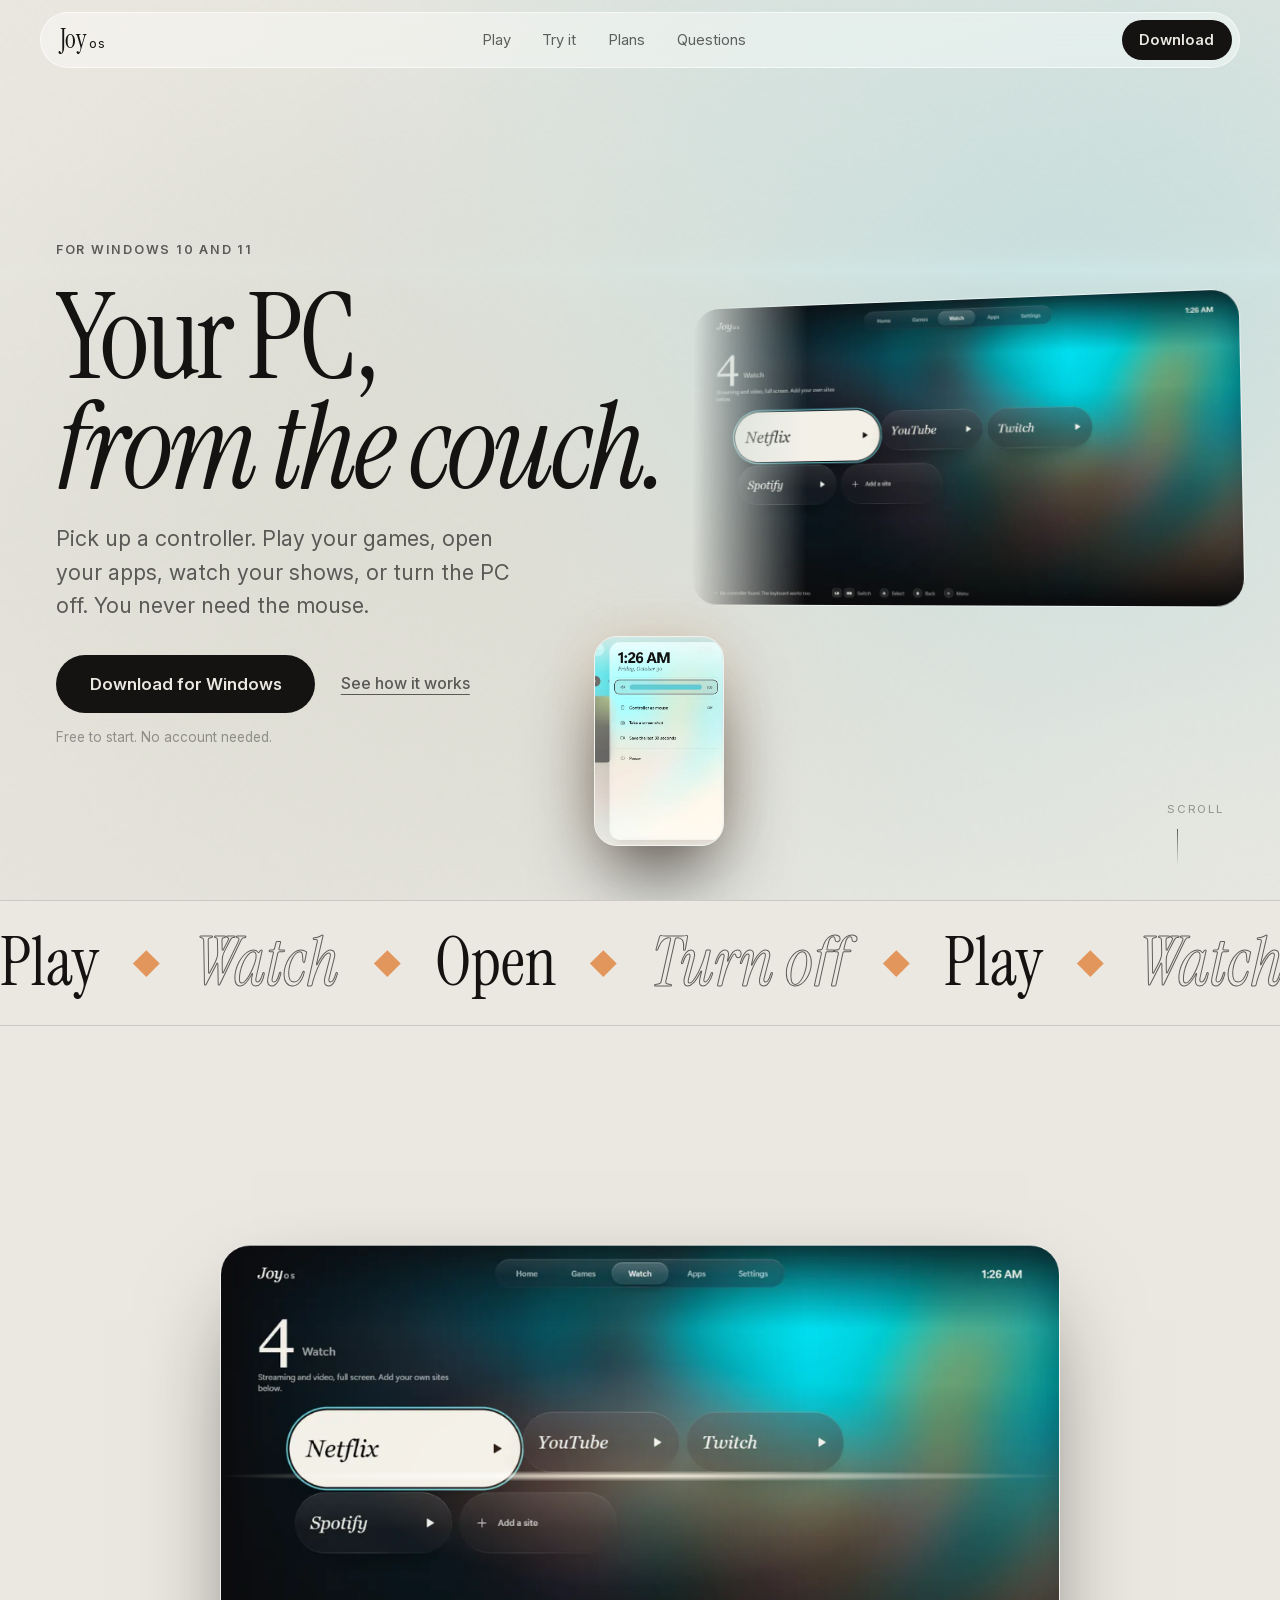
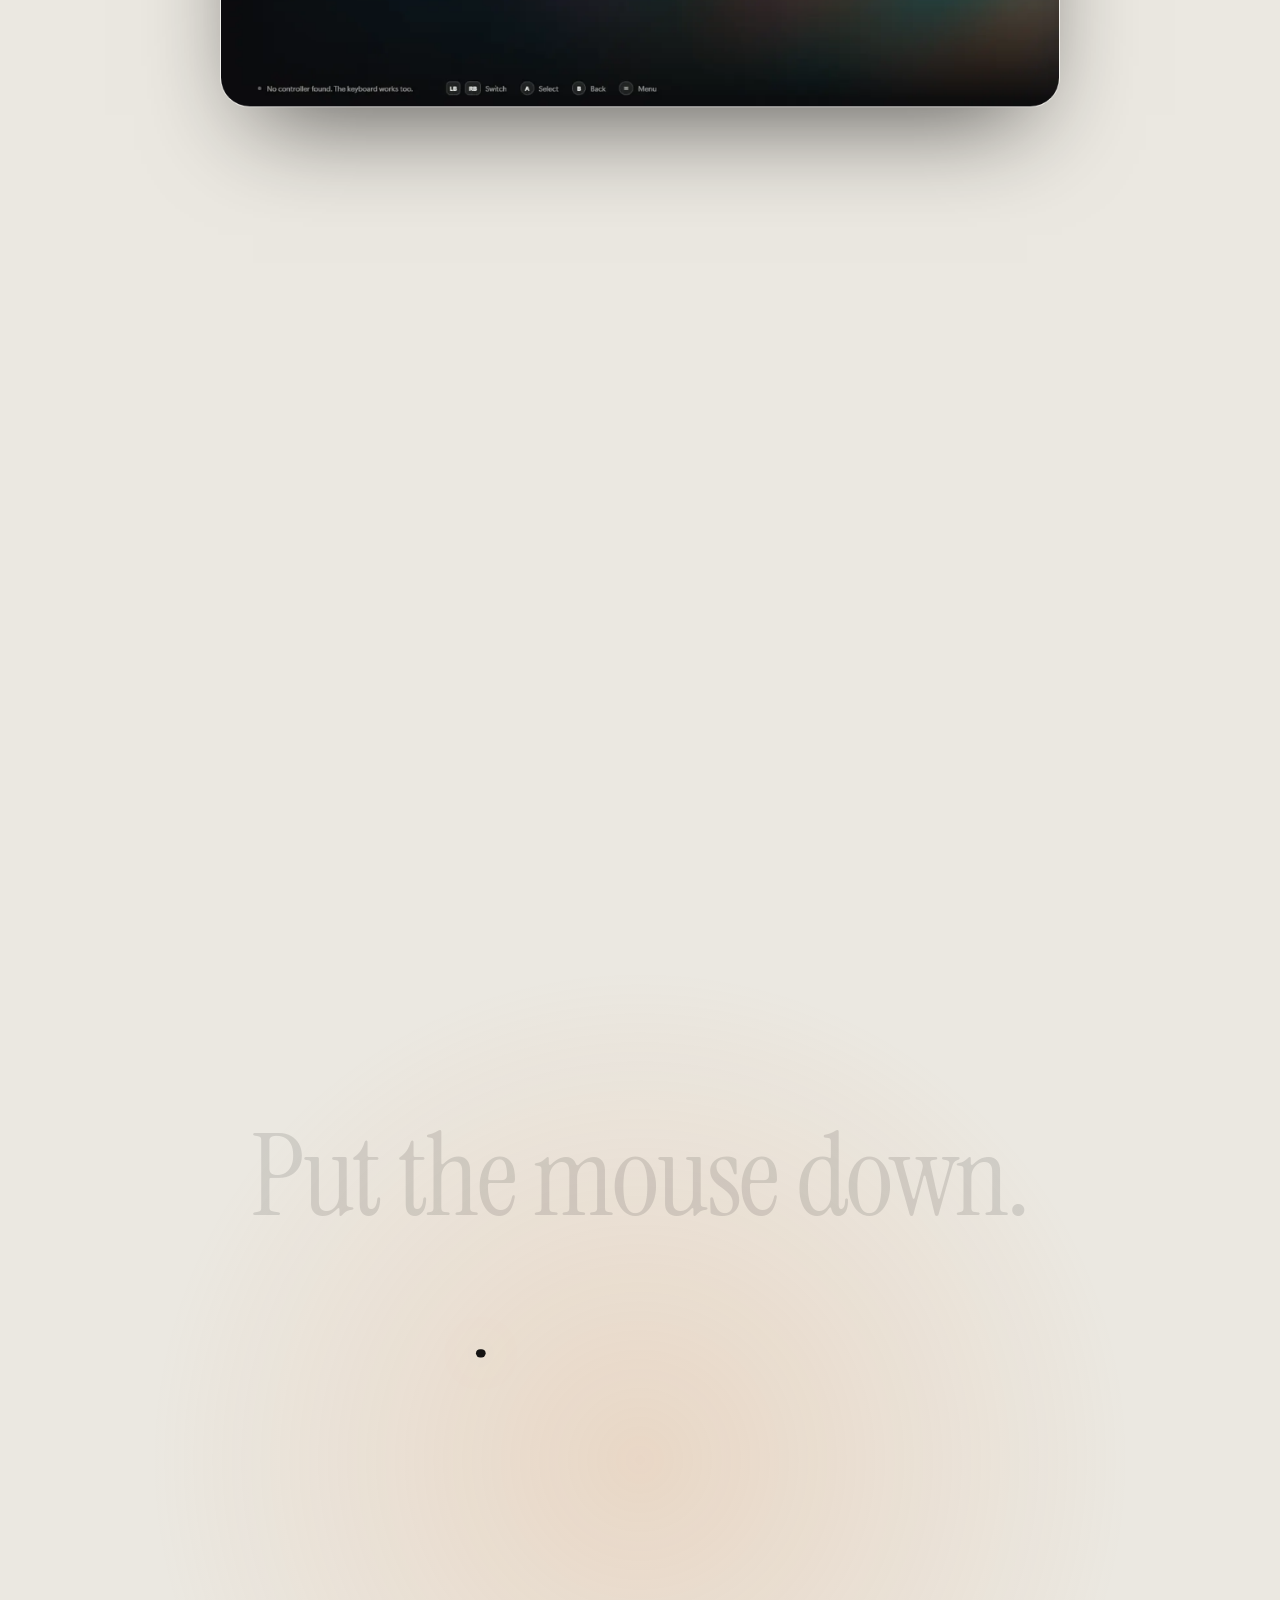
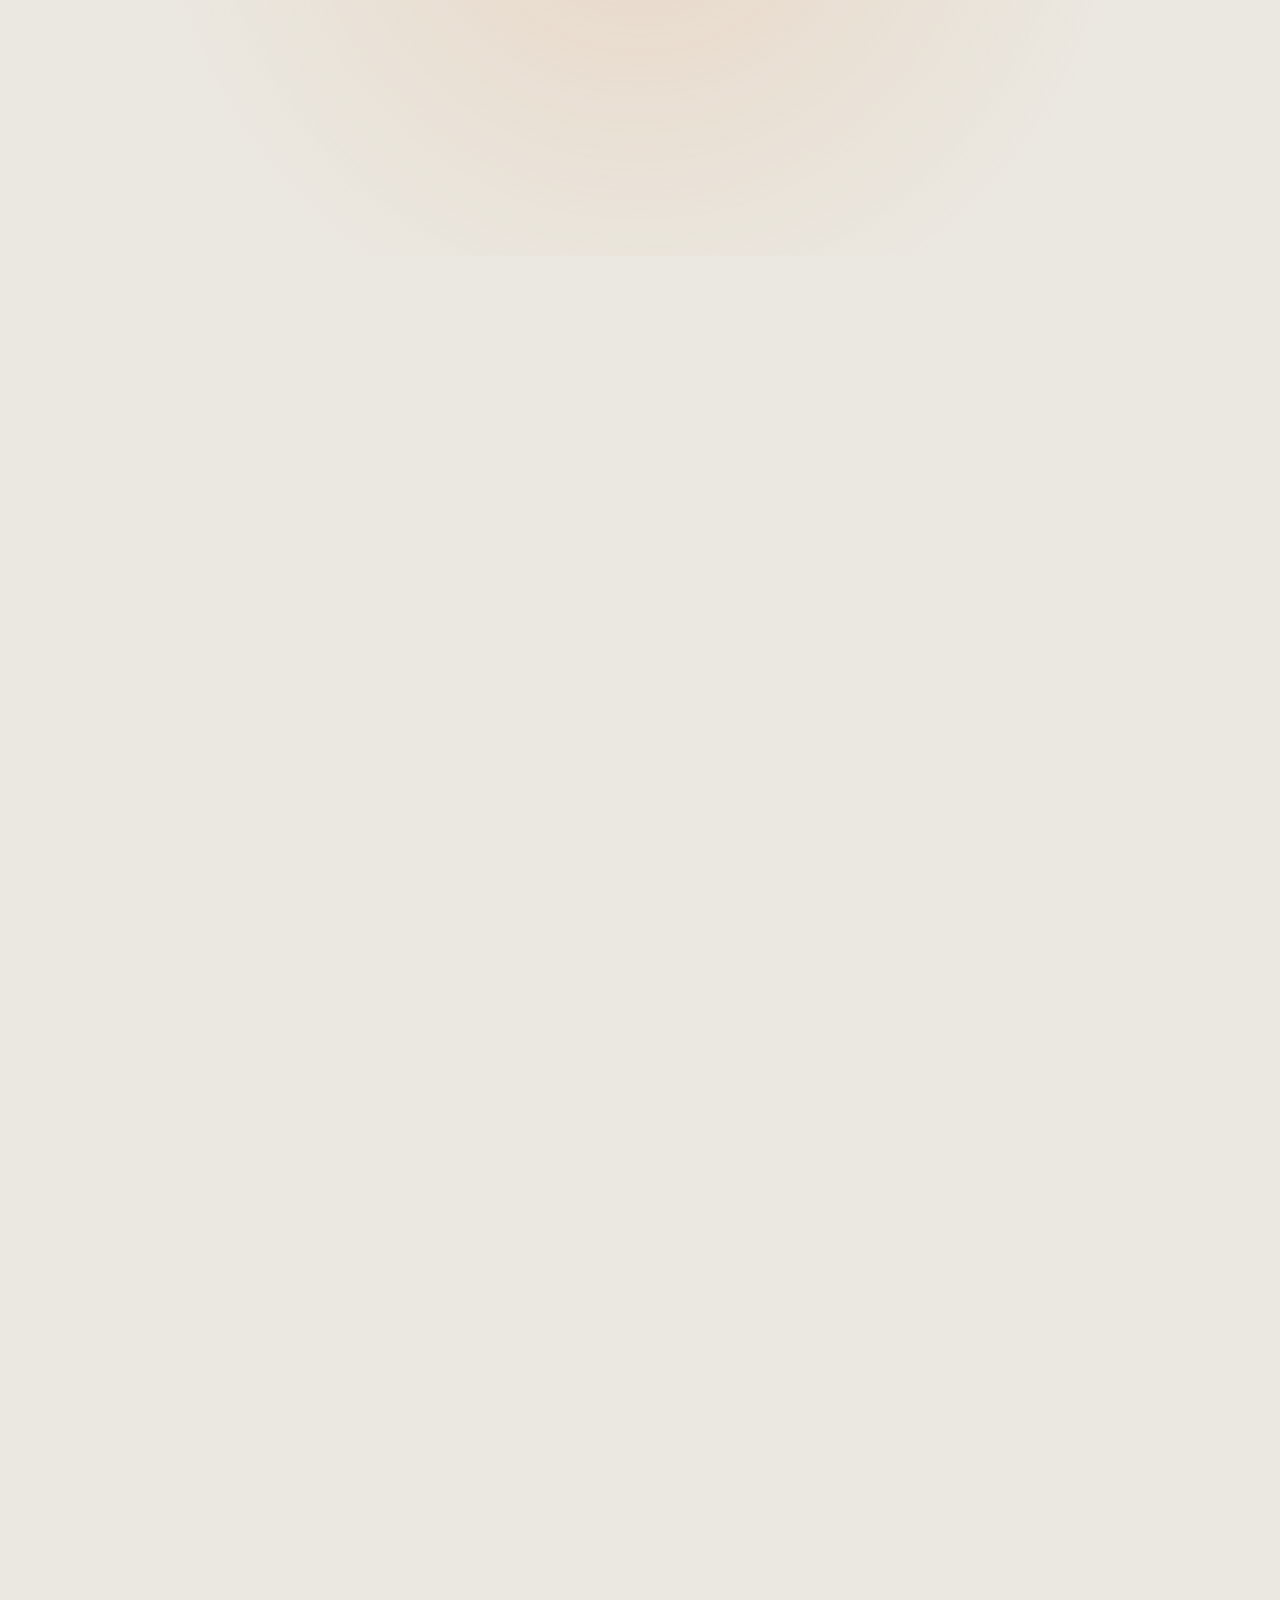
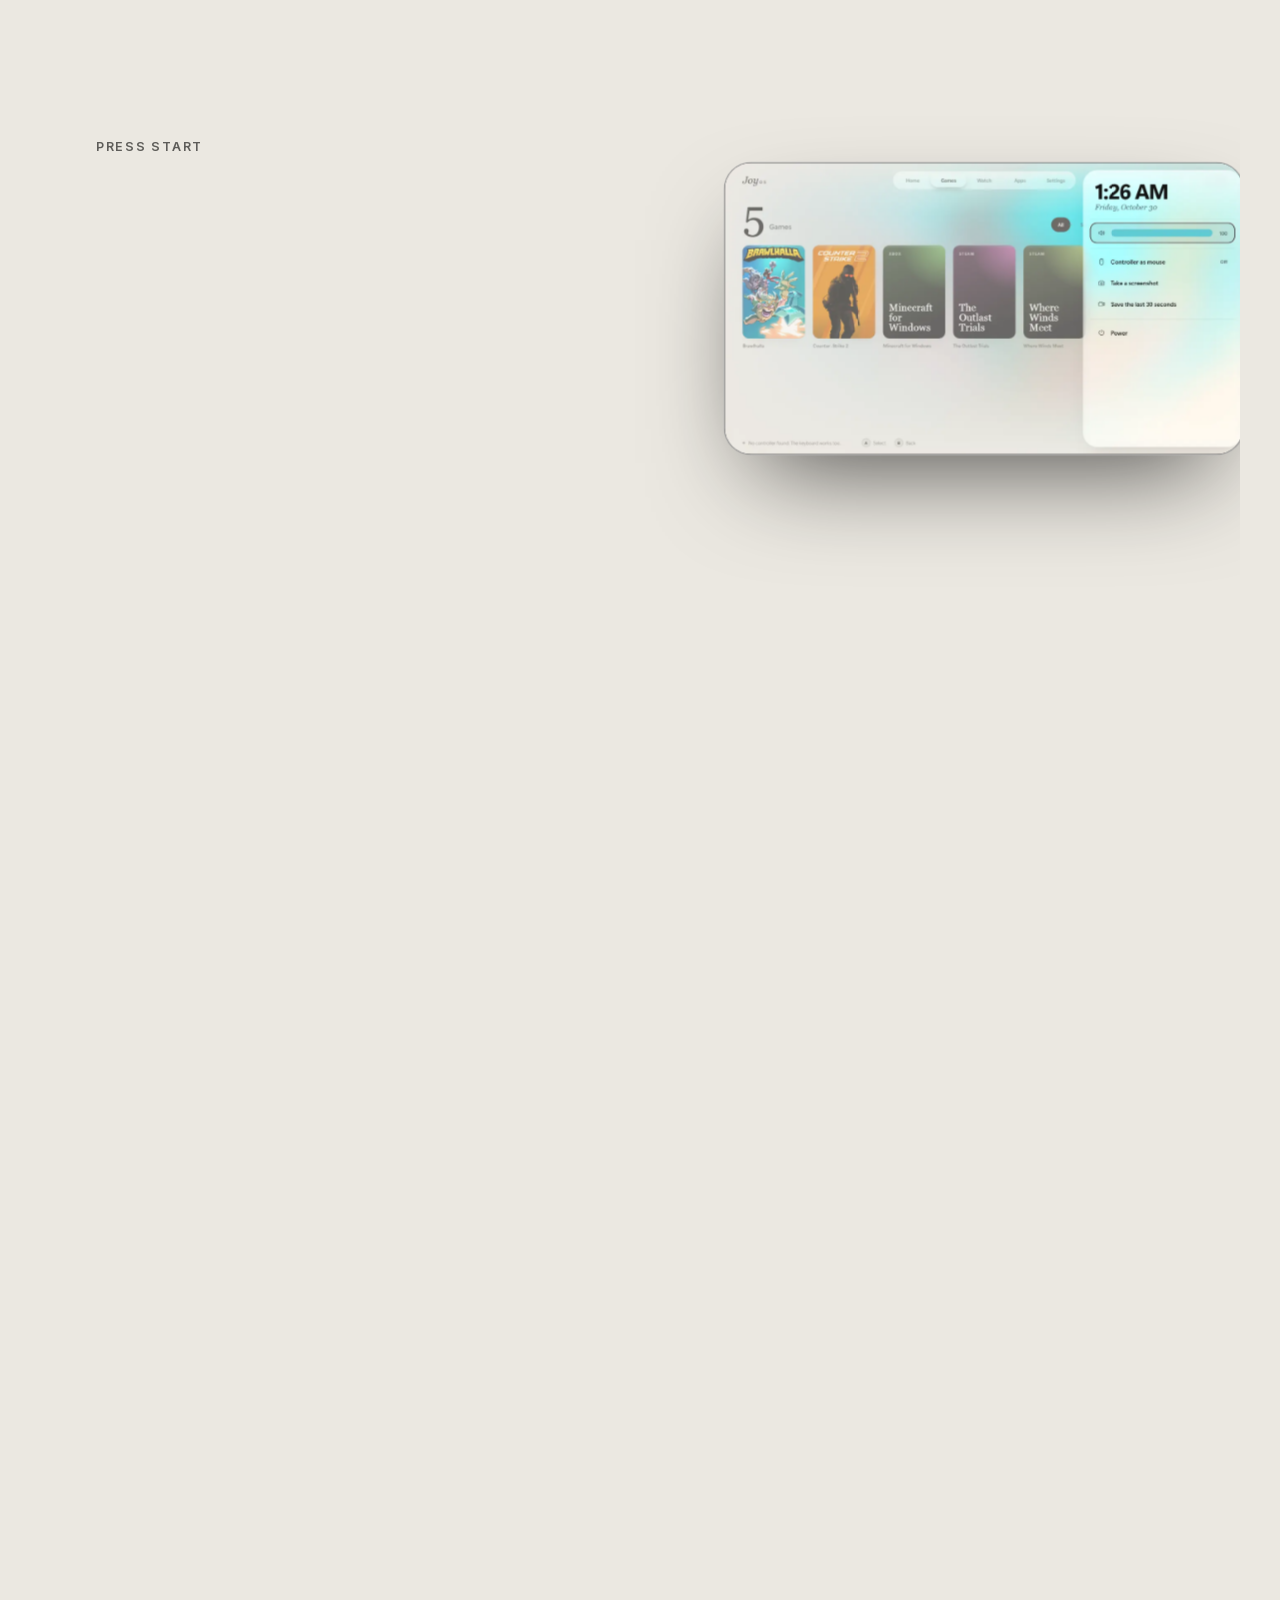
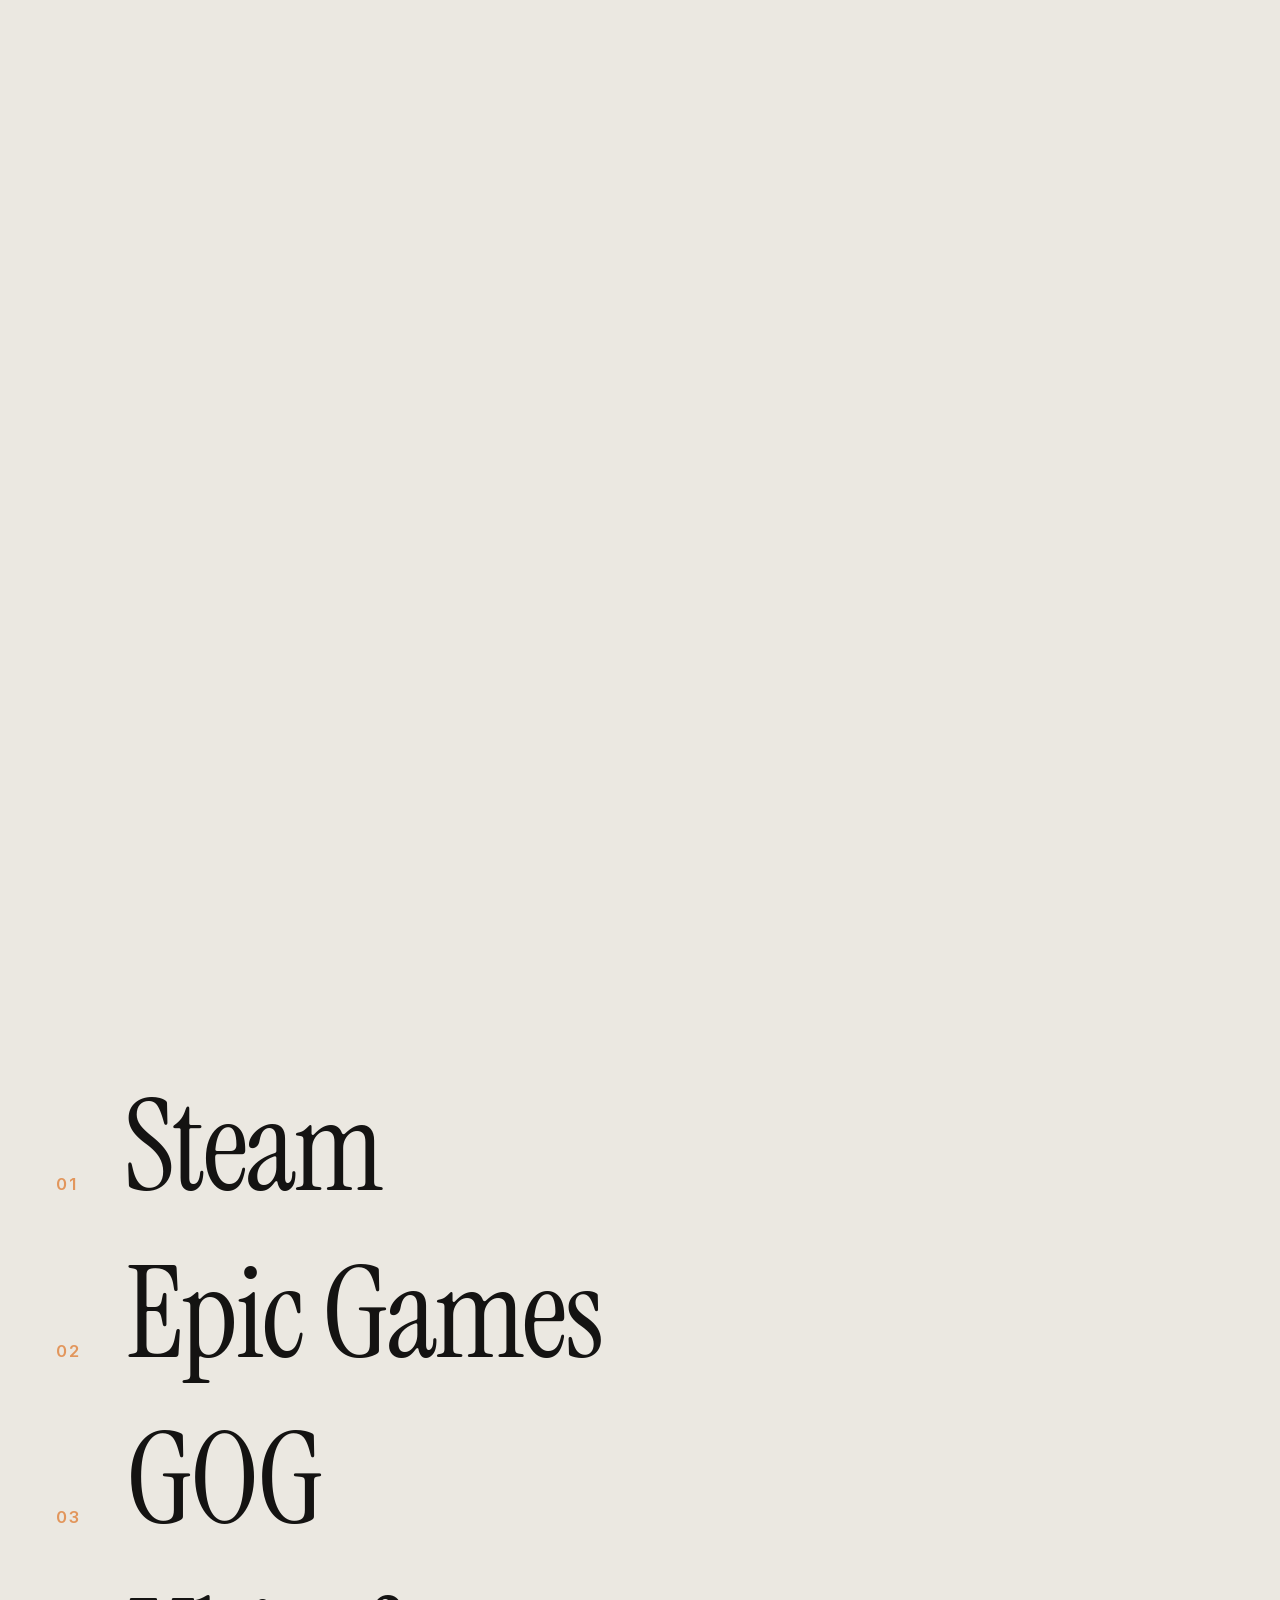
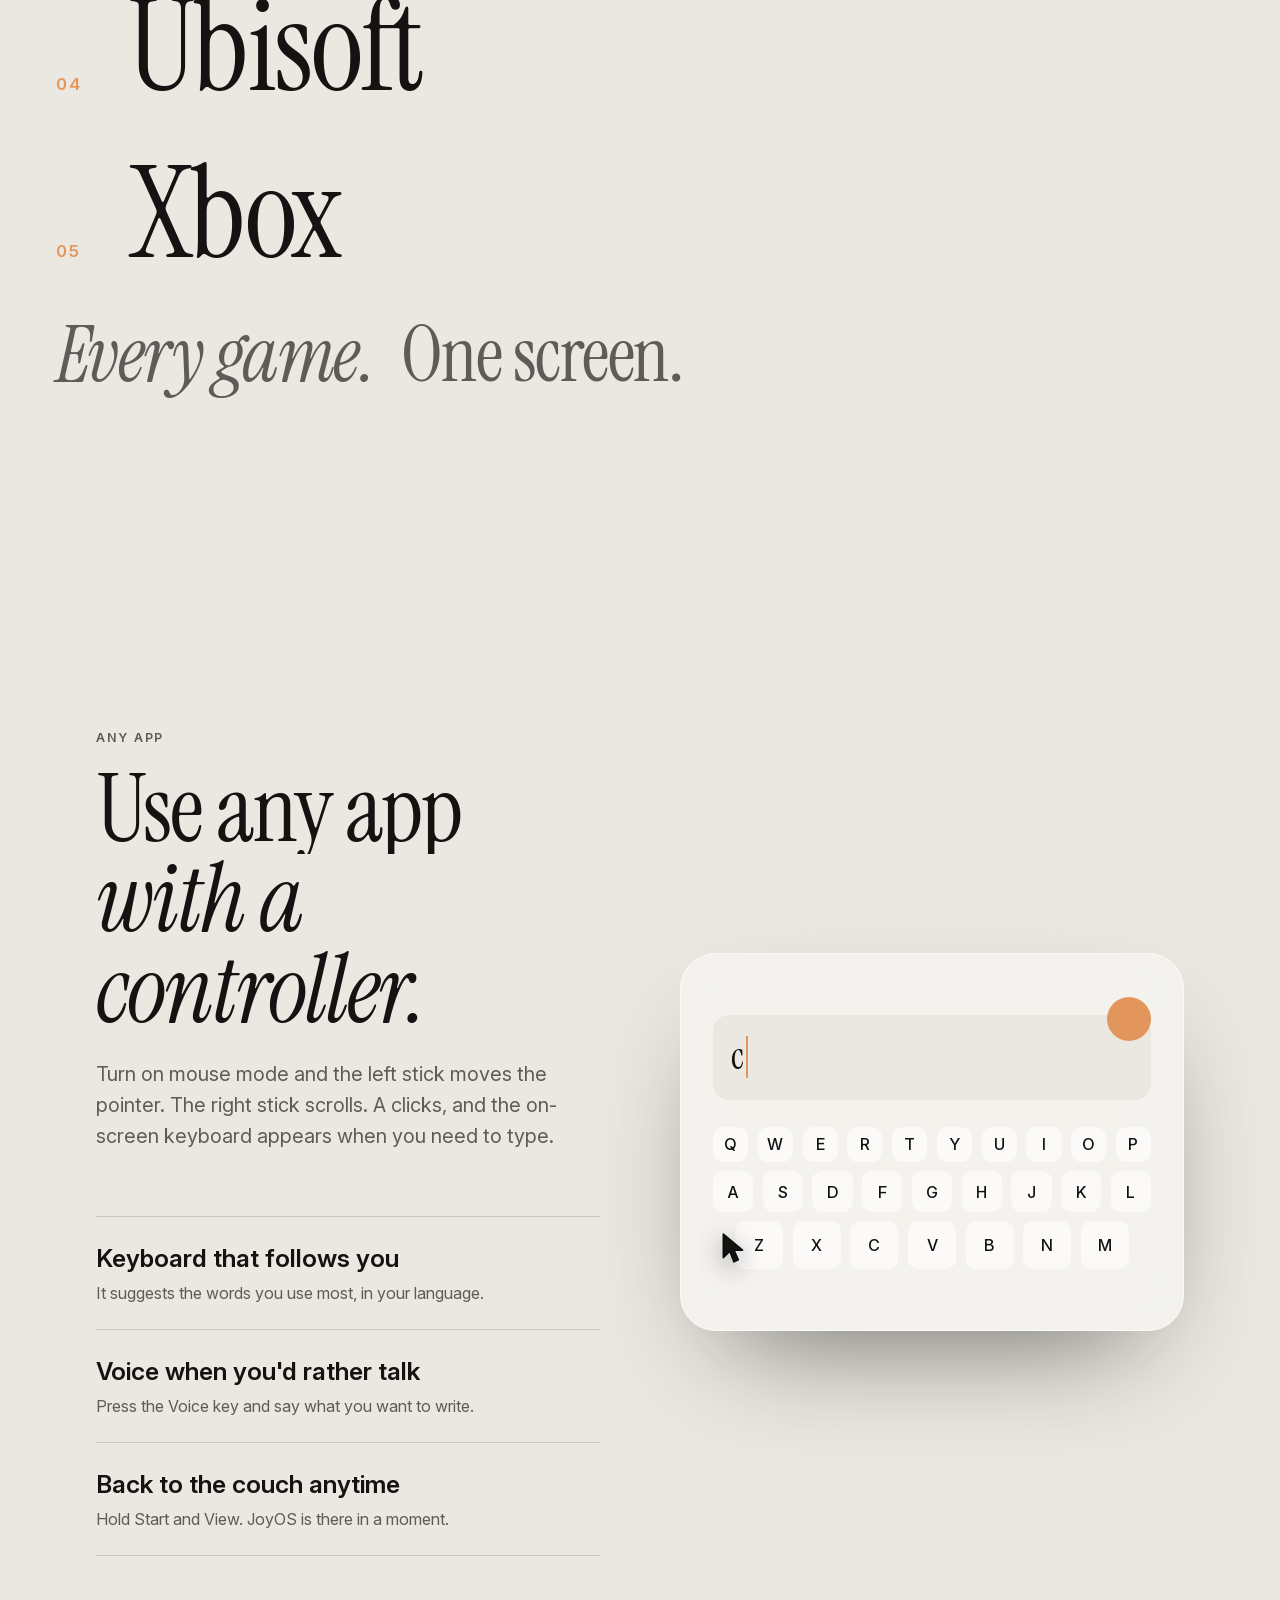
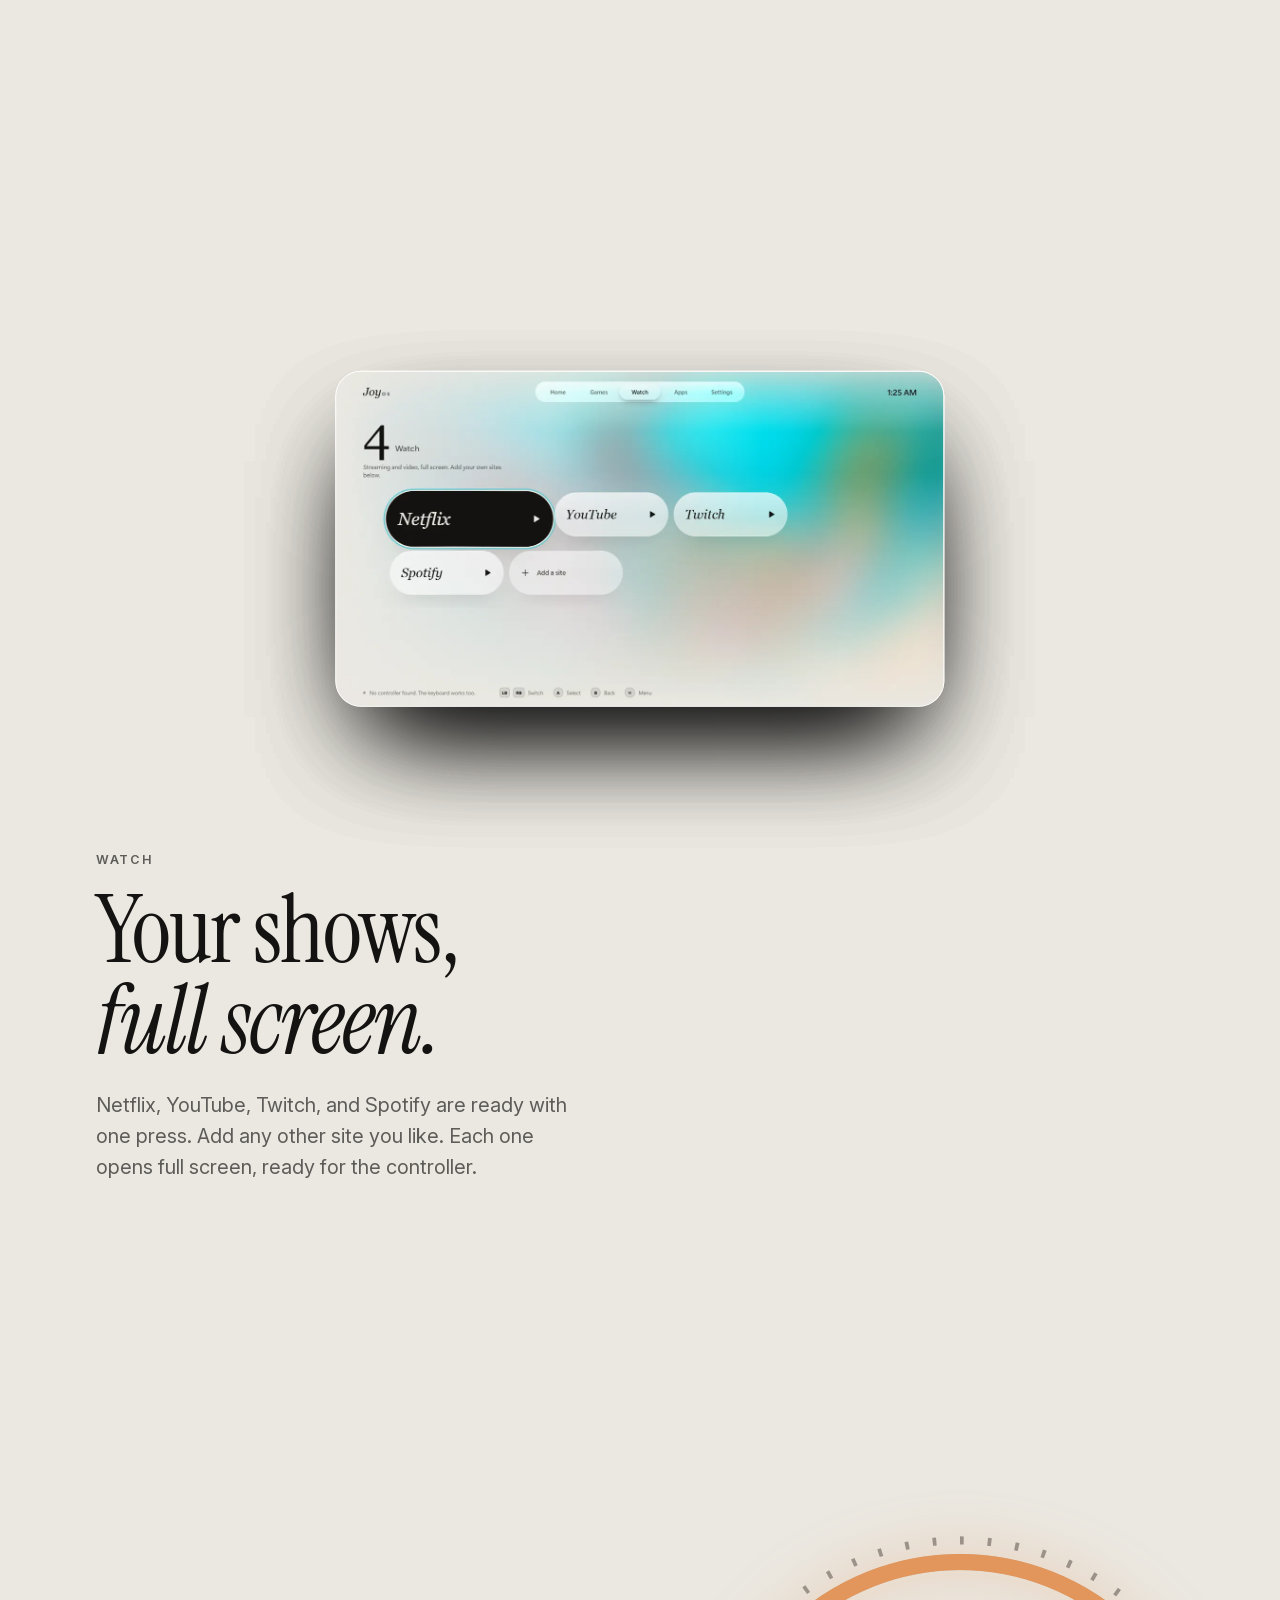
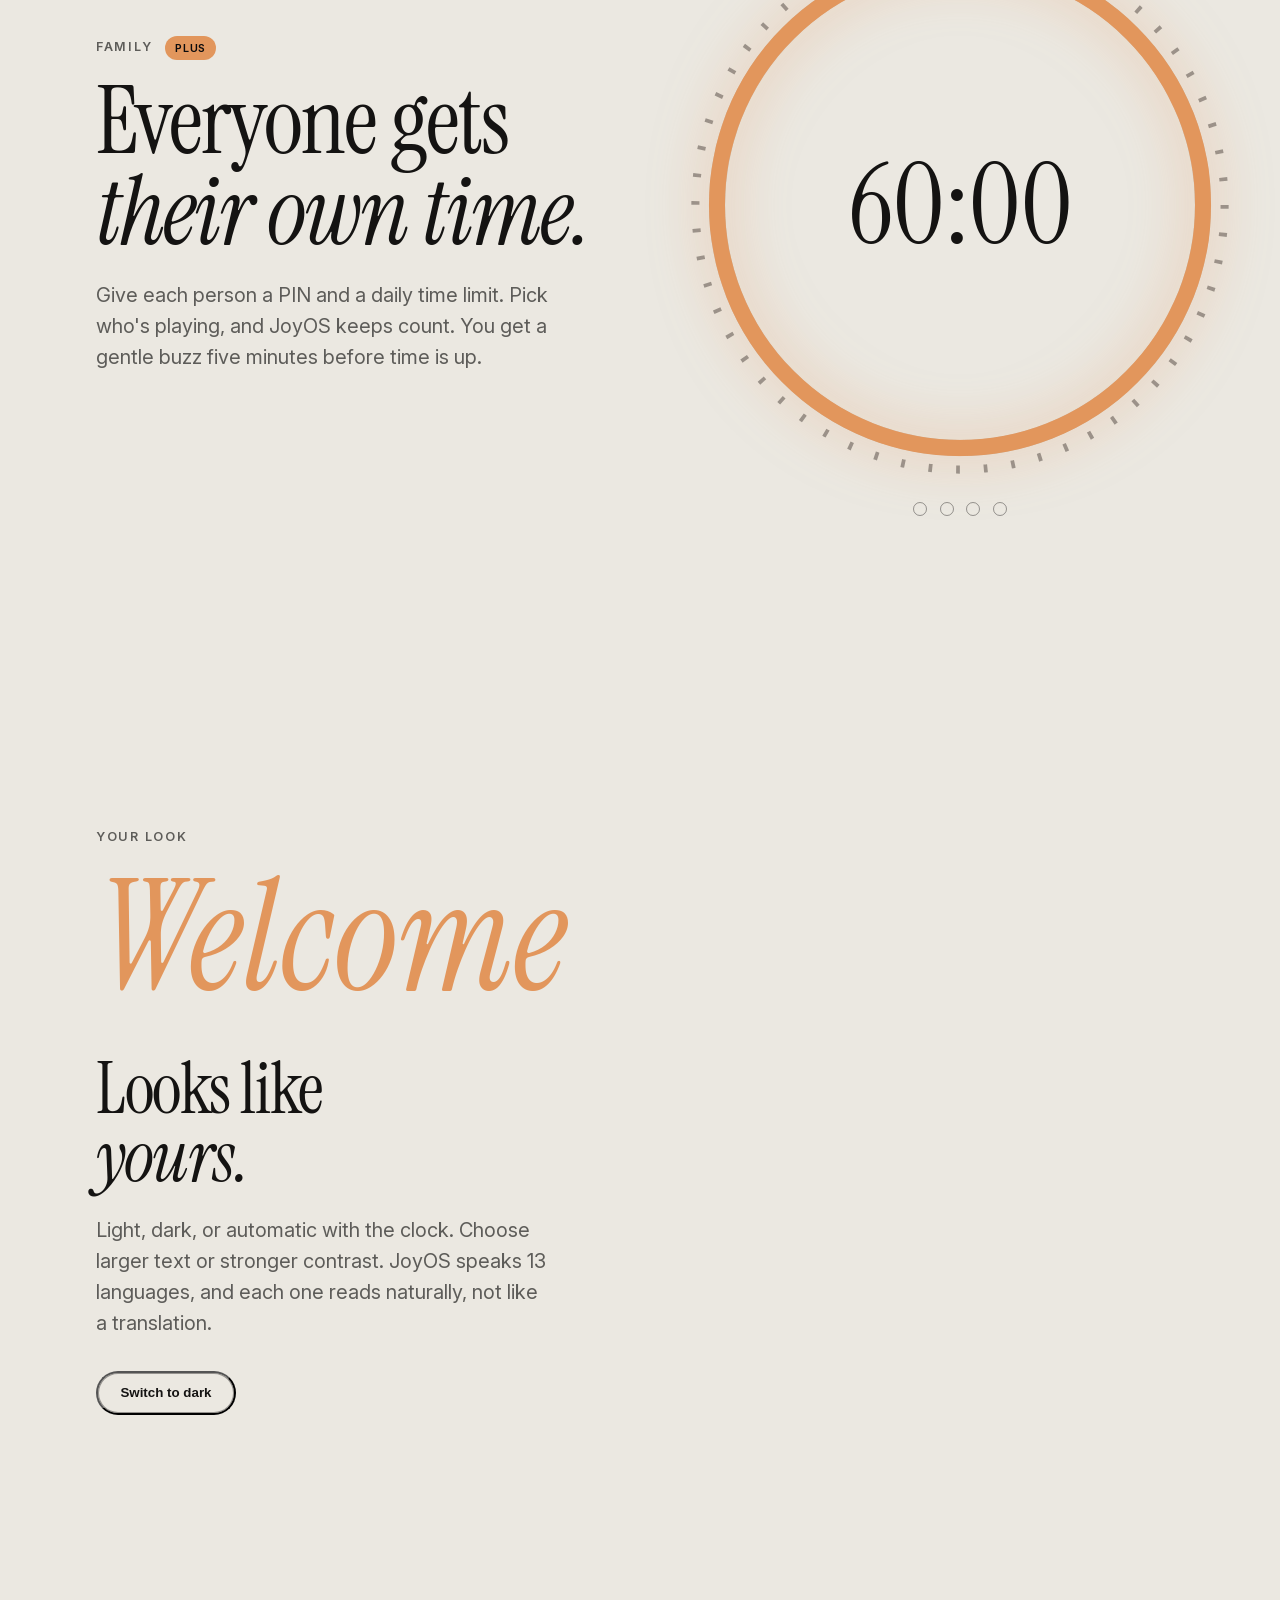
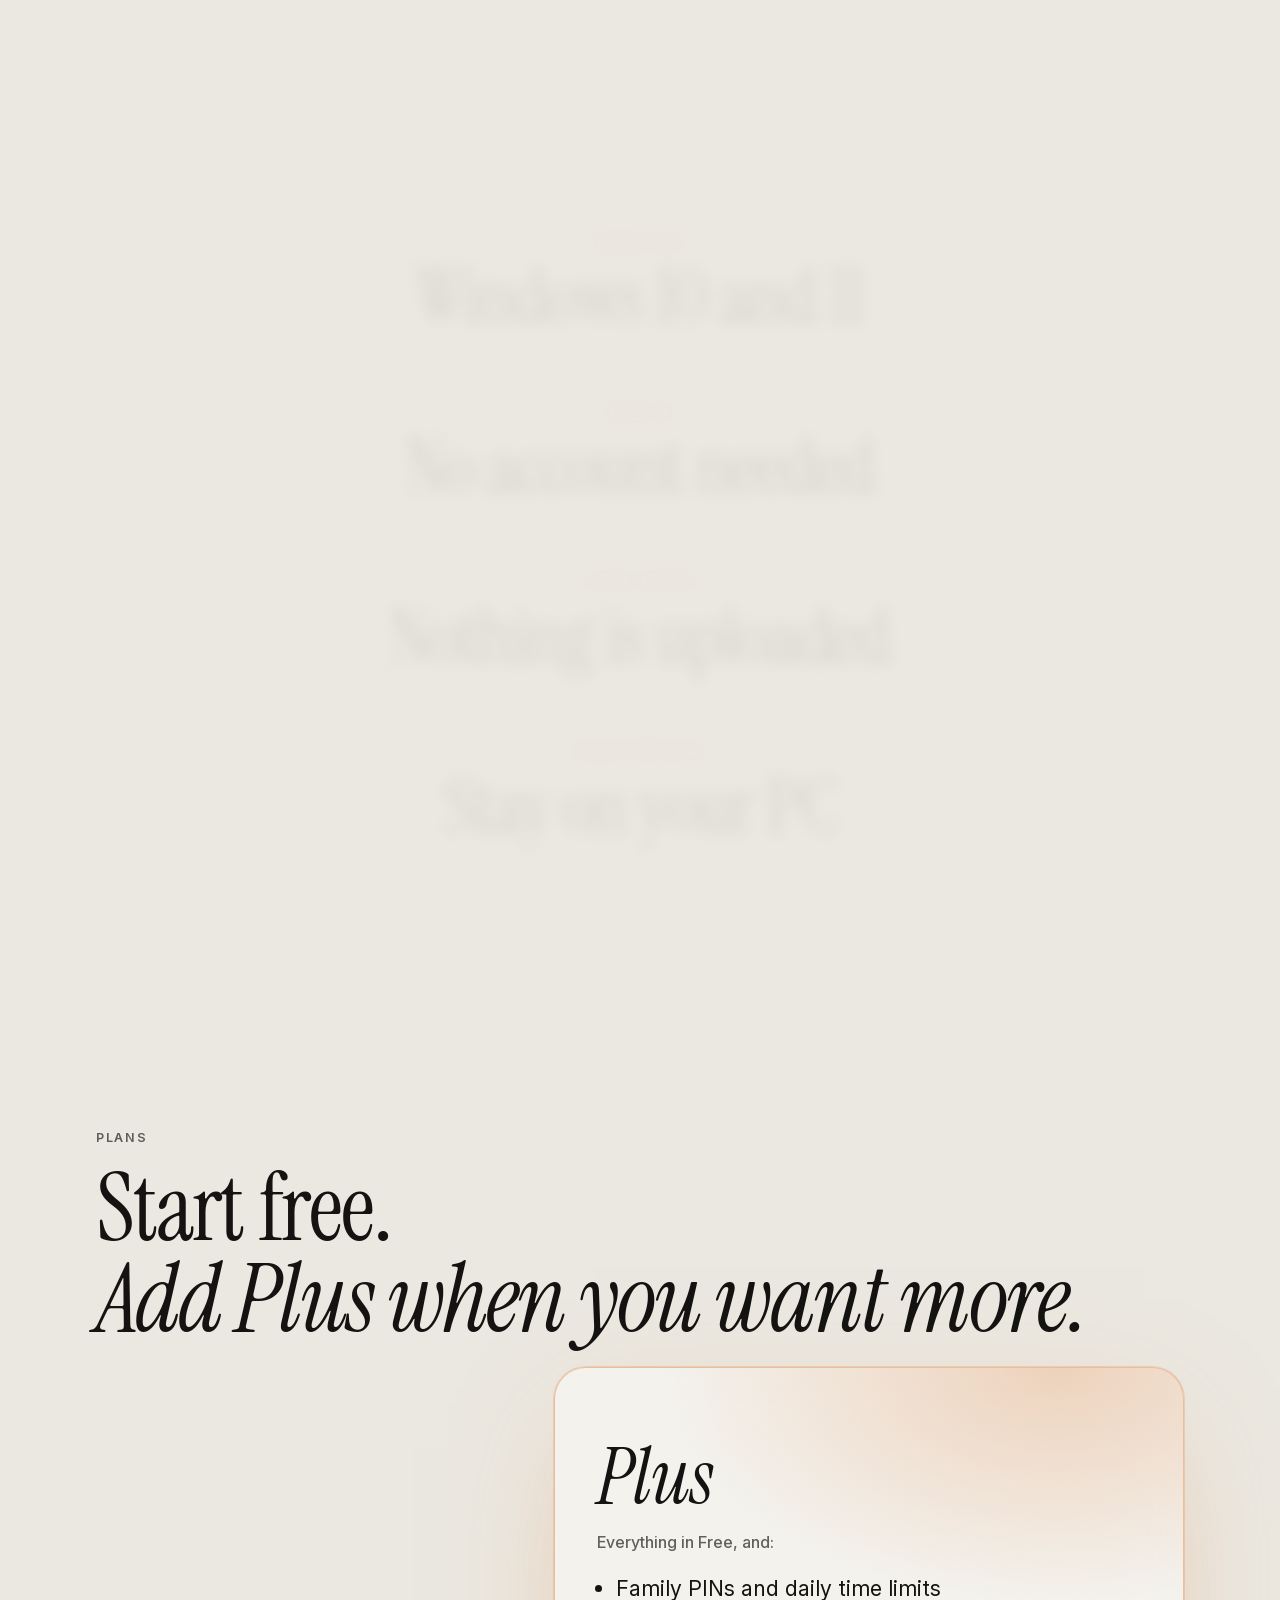
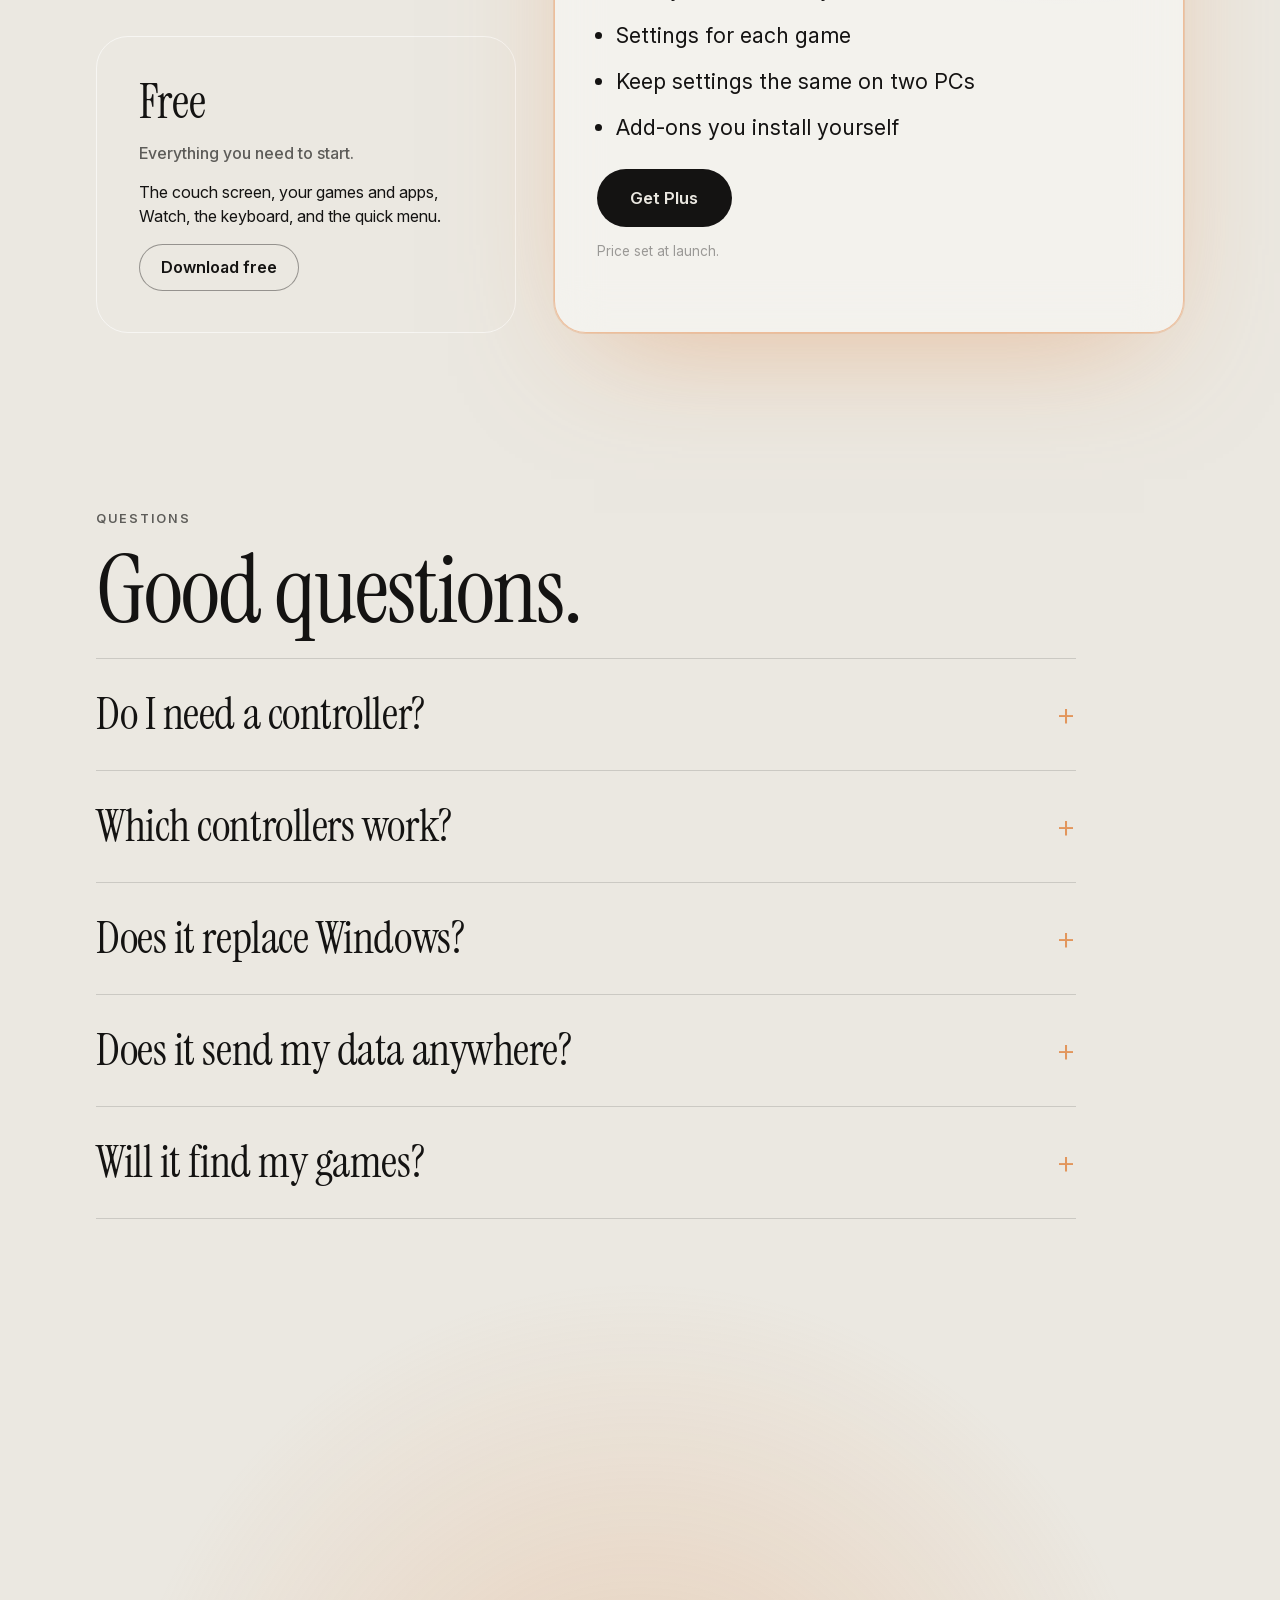
<file: site/index.html>
<!doctype html>
<html lang="en">
<head>
  <meta charset="utf-8">
  <meta name="viewport" content="width=device-width, initial-scale=1">
  <title>JoyOS: Your PC, from the couch</title>
  <meta name="description" content="Pick up a controller and play your games, open your apps, watch your shows, or turn the PC off. JoyOS is the couch screen for Windows.">
  <meta name="theme-color" content="#0b0b0d" media="(prefers-color-scheme: dark)">
  <meta name="theme-color" content="#ebe8e1" media="(prefers-color-scheme: light)">
  <meta name="color-scheme" content="light dark">

  <meta property="og:type" content="website">
  <meta property="og:title" content="JoyOS: Your PC, from the couch">
  <meta property="og:description" content="Pick up a controller and play, watch, or open any app on your PC.">
  <meta property="og:image" content="assets/img/13-dark-watch.webp">
  <meta name="twitter:card" content="summary_large_image">

  <link rel="icon" href="favicon.svg" type="image/svg+xml">
  <link rel="preload" href="assets/img/13-dark-watch.webp" as="image" fetchpriority="high">
  <link rel="stylesheet" href="styles.css">

  <script type="application/ld+json">
  {
    "@context": "https://schema.org",
    "@type": "SoftwareApplication",
    "name": "JoyOS",
    "operatingSystem": "Windows 10, Windows 11",
    "applicationCategory": "GameApplication",
    "description": "A full-screen, controller-first shell for Windows. Play games, open apps, and watch video from the couch.",
    "offers": { "@type": "Offer", "price": "0", "priceCurrency": "USD" }
  }
  </script>
</head>
<body>
  <a class="skip" href="#main">Skip to content</a>

  <!-- Film leader: a ring draws, 3 2 1 count down, the wordmark settles, then two bars part -->
  <div class="intro" aria-hidden="true">
    <span class="intro-bar top"></span>
    <span class="intro-bar bottom"></span>
    <svg class="intro-ring" viewBox="0 0 200 200" fill="none" stroke="currentColor">
      <circle cx="100" cy="100" r="90" stroke-width="1.5" />
      <path d="M100 4 V196 M4 100 H196" stroke-width="1" />
      <circle class="intro-sweep" cx="100" cy="100" r="64" stroke-width="3" />
    </svg>
    <span class="intro-count"><b>3</b><b>2</b><b>1</b></span>
    <span class="intro-mark">Joy<span>os</span></span>
  </div>

  <!-- Fixed background light. WebGL draws here when the browser allows it. -->
  <canvas class="bg-light" aria-hidden="true"></canvas>
  <div class="grain" aria-hidden="true"></div>
  <div class="letterbox" aria-hidden="true"><i></i><i></i></div>
  <div class="chapter-card" aria-hidden="true"><span data-card-no>01</span><b data-card-name>Opening</b></div>

  <!-- Timecode and chapter name, driven by scroll. Decorative. -->
  <div class="hud" aria-hidden="true">
    <span class="hud-tc" data-tc>0:00</span>
    <span class="hud-ch" data-chapter-label>Opening</span>
    <span class="hud-bar"><i></i></span>
  </div>

  <div class="cursor" aria-hidden="true"></div>

  <header class="top">
    <a class="wordmark" href="#top" aria-label="JoyOS home">Joy<span>os</span></a>
    <nav class="top-nav" aria-label="Main">
      <a href="#play">Play</a>
      <a href="#try">Try it</a>
      <a href="#plans">Plans</a>
      <a href="#questions">Questions</a>
    </nav>
    <a class="btn btn-small" href="https://github.com/ZaynLabs/JoyOS/releases/latest" data-cta="header">Download</a>
  </header>

  <main id="main">

    <!-- 1. Opening -->
    <section class="hero" id="top" data-chapter="Opening">
      <div class="aurora" aria-hidden="true"></div>
      <div class="hero-stage" aria-hidden="true">
        <div class="hero-layer"><figure class="hero-console">
          <img src="assets/img/13-dark-watch.webp" width="1280" height="705" alt="" decoding="async" fetchpriority="high">
          <span class="hero-glare"></span>
        </figure></div>
        <figure class="hero-chip">
          <img src="assets/img/04-quick-menu.webp" width="1280" height="705" alt="" decoding="async">
        </figure>
      </div>
      <p class="eyebrow">For Windows 10 and 11</p>
      <h1 class="hero-title">
        Your PC,<br>
        <em>from the couch.</em>
      </h1>
      <p class="hero-sub">
        Pick up a controller. Play your games, open your apps, watch your shows, or turn the PC off. You never need the mouse.
      </p>
      <div class="hero-actions">
        <a class="btn btn-large" href="https://github.com/ZaynLabs/JoyOS/releases/latest" data-cta="hero">Download for Windows</a>
        <a class="link-quiet" href="#play">See how it works</a>
      </div>
      <p class="fine">Free to start. No account needed.</p>
      <p class="scroll-cue" aria-hidden="true">Scroll</p>
    </section>

    <!-- Ticker: four verbs, running past -->
    <div class="ticker" aria-hidden="true">
      <div class="ticker-track">
        <span>Play</span><i></i><span>Watch</span><i></i><span>Open</span><i></i><span>Turn off</span><i></i>
        <span>Play</span><i></i><span>Watch</span><i></i><span>Open</span><i></i><span>Turn off</span><i></i>
        <span>Play</span><i></i><span>Watch</span><i></i><span>Open</span><i></i><span>Turn off</span><i></i>
        <span>Play</span><i></i><span>Watch</span><i></i><span>Open</span><i></i><span>Turn off</span><i></i>
      </div>
    </div>

    <!-- 2. The push-in: the frame grows to fill the screen, then the scene changes -->
    <section class="dolly" data-chapter="The push-in" aria-label="Opening film">
      <div class="dolly-stage">
        <figure class="dolly-frame">
          <img class="dolly-still" src="assets/img/13-dark-watch.webp" width="1280" height="705" alt="JoyOS Watch screen with Netflix, YouTube, Twitch, and Spotify tiles on a dark glass background" decoding="async">
          <video class="dolly-video" muted playsinline loop preload="none" poster="assets/img/08-settings-look.webp" width="1280" height="704" aria-hidden="true" data-autoplay>
            <source src="assets/video/05-theme.mp4" type="video/mp4">
          </video>
          <span class="dolly-glint" aria-hidden="true"></span>
        </figure>
      </div>
    </section>

    <!-- 3. Put the mouse down -->
    <section class="mouse" data-chapter="Put the mouse down">
      <div class="mouse-stage">
        <h2 class="mouse-title">Put the mouse down.</h2>
        <div class="mouse-art" aria-hidden="true">
          <svg class="mouse-svg" viewBox="0 0 80 120" fill="none" stroke="currentColor" stroke-width="2.4" stroke-linejoin="round">
            <rect x="6" y="6" width="68" height="108" rx="34" />
            <path d="M40 24 V46" stroke-linecap="round" />
          </svg>
          <svg class="pad-svg" viewBox="0 0 240 150" fill="none" stroke="currentColor" stroke-width="3" stroke-linejoin="round" stroke-linecap="round">
            <path class="pad-draw" pathLength="1" d="M62 28 C34 28 12 48 9 84 C6 116 20 132 46 130 C72 128 82 108 102 108 L138 108 C158 108 168 128 194 130 C220 132 234 116 231 84 C228 48 206 28 178 28 Z" />
            <path class="pad-draw" pathLength="1" d="M58 62 V92 M43 77 H73" />
            <path class="pad-draw" pathLength="1" d="M178 66 A7 7 0 1 0 178.01 66 M192 82 A7 7 0 1 0 192.01 82" />
            <g class="pad-lit" stroke="none">
              <rect x="56" y="62" width="4" height="30" rx="1.5" />
              <rect x="43" y="75" width="30" height="4" rx="1.5" />
              <circle cx="178" cy="66" r="5" />
              <circle cx="192" cy="82" r="5" />
            </g>
          </svg>
        </div>
      </div>
    </section>

    <!-- 4. Press Start: pinned, with the quick menu clip -->
    <section class="pin" id="play" data-pin data-chapter="Press Start" aria-label="Press Start">
      <div class="pin-stage">
        <div class="pin-copy">
          <p class="kicker">Press Start</p>
          <h2 class="pin-title">
            <span class="pin-line" style="--t: 0">Put the mouse down.</span>
            <span class="pin-line" style="--t: 0.22">Press Start, and JoyOS opens over anything you're doing.</span>
            <span class="pin-line" style="--t: 0.44">Change the volume. Turn on mouse mode. Save the last 30 seconds of play.</span>
          </h2>
          <p class="pin-hint" style="--t: 0.6">Hold Start and View to come back from any game.</p>
        </div>
        <div class="pin-video">
          <video muted playsinline loop preload="none" poster="assets/img/04-quick-menu.webp" width="1280" height="704" aria-label="The quick menu opening over the games list" data-autoplay>
            <source src="assets/video/04-quick-menu.mp4" type="video/mp4">
          </video>
        </div>
      </div>
    </section>


    <!-- 6. One place: giant store names on a pinned track -->
    <section class="run" data-chapter="One place" aria-label="Where JoyOS finds games">
      <div class="track">
        <p class="run-item"><span class="run-no">01</span>Steam</p>
        <p class="run-item"><span class="run-no">02</span>Epic Games</p>
        <p class="run-item"><span class="run-no">03</span>GOG</p>
        <p class="run-item"><span class="run-no">04</span>Ubisoft</p>
        <p class="run-item"><span class="run-no">05</span>Xbox</p>
        <p class="run-item run-end"><em>Every game.</em> One screen.</p>
      </div>
    </section>

    <!-- 7. Any app: the pointer and keyboard mock -->
    <section class="chapter apps" id="apps" data-chapter="Any app">
      <div class="apps-text">
        <p class="kicker reveal">Any app</p>
        <h2 class="display reveal">Use any app<br><em>with a controller.</em></h2>
        <p class="lede reveal">Turn on mouse mode and the left stick moves the pointer. The right stick scrolls. A clicks, and the on-screen keyboard appears when you need to type.</p>
        <ul class="rows">
          <li class="reveal"><strong>Keyboard that follows you</strong><span>It suggests the words you use most, in your language.</span></li>
          <li class="reveal"><strong>Voice when you'd rather talk</strong><span>Press the Voice key and say what you want to write.</span></li>
          <li class="reveal"><strong>Back to the couch anytime</strong><span>Hold Start and View. JoyOS is there in a moment.</span></li>
        </ul>
      </div>
      <div class="mock" aria-hidden="true">
        <div class="mock-field"><span data-typed></span><i class="caret"></i></div>
        <div class="mock-kb">
          <div class="kb-row"><i class="k" data-k="q">q</i><i class="k" data-k="w">w</i><i class="k" data-k="e">e</i><i class="k" data-k="r">r</i><i class="k" data-k="t">t</i><i class="k" data-k="y">y</i><i class="k" data-k="u">u</i><i class="k" data-k="i">i</i><i class="k" data-k="o">o</i><i class="k" data-k="p">p</i></div>
          <div class="kb-row"><i class="k" data-k="a">a</i><i class="k" data-k="s">s</i><i class="k" data-k="d">d</i><i class="k" data-k="f">f</i><i class="k" data-k="g">g</i><i class="k" data-k="h">h</i><i class="k" data-k="j">j</i><i class="k" data-k="k">k</i><i class="k" data-k="l">l</i></div>
          <div class="kb-row"><i class="k" data-k="z">z</i><i class="k" data-k="x">x</i><i class="k" data-k="c">c</i><i class="k" data-k="v">v</i><i class="k" data-k="b">b</i><i class="k" data-k="n">n</i><i class="k" data-k="m">m</i></div>
        </div>
        <div class="mock-ptr">
          <svg viewBox="0 0 24 30" width="26" height="32"><path d="M2 2 L2 24 L8 18 L12 28 L16 26 L12 17 L20 17 Z" fill="currentColor" stroke="#0b0b0d" stroke-width="1.5" stroke-linejoin="round"/></svg>
        </div>
        <span class="mock-voice"></span>
      </div>
    </section>

    <!-- 8. Watch -->
    <section class="chapter" data-chapter="Watch">
      <div class="fan">
        <figure class="fan-card" style="--i: -1">
          <img src="assets/img/08-settings-look.webp" width="1280" height="705" alt="The Look settings, with light and dark choices" loading="lazy" decoding="async">
        </figure>
        <figure class="fan-card" style="--i: 1">
          <img src="assets/img/04-quick-menu.webp" width="1280" height="705" alt="The quick menu over the games list" loading="lazy" decoding="async">
        </figure>
        <figure class="fan-card fan-main" style="--i: 0">
          <img src="assets/img/05-watch.webp" width="1280" height="705" alt="The Watch screen with Netflix, YouTube, Twitch, and Spotify" loading="lazy" decoding="async">
        </figure>
      </div>
      <div class="chapter-copy">
        <p class="kicker reveal">Watch</p>
        <h2 class="display reveal">Your shows,<br><em>full screen.</em></h2>
        <p class="lede reveal">Netflix, YouTube, Twitch, and Spotify are ready with one press. Add any other site you like. Each one opens full screen, ready for the controller.</p>
      </div>
    </section>

    <!-- 9. Family (Plus) -->
    <section class="chapter family" id="family" data-chapter="Family">
      <div class="family-grid">
        <div>
          <p class="kicker reveal">Family <span class="tag">Plus</span></p>
          <h2 class="display reveal">Everyone gets<br><em>their own time.</em></h2>
          <p class="lede reveal">Give each person a PIN and a daily time limit. Pick who's playing, and JoyOS keeps count. You get a gentle buzz five minutes before time is up.</p>
        </div>
        <div class="ring-wrap">
          <svg class="ring" viewBox="0 0 200 200" aria-hidden="true">
            <circle class="ring-ticks" cx="100" cy="100" r="98" />
            <circle class="ring-track" cx="100" cy="100" r="90" />
            <circle class="ring-arc" cx="100" cy="100" r="90" pathLength="1" />
          </svg>
          <p class="ring-read" data-ring aria-live="off" aria-label="Time left">60:00</p>
          <div class="pin-dots" aria-hidden="true"><i></i><i></i><i></i><i></i></div>
        </div>
      </div>
    </section>

    <!-- 10. Your look: a theme switch with a circular wipe, plus the greeting in 13 languages -->
    <section class="chapter looks" data-chapter="Your look">
      <p class="kicker reveal">Your look</p>
      <p class="welcome" aria-live="off"><span data-welcome lang="en">Welcome</span></p>
      <h2 class="display reveal">Looks like<br><em>yours.</em></h2>
      <p class="lede reveal">Light, dark, or automatic with the clock. Choose larger text or stronger contrast. JoyOS speaks 13 languages, and each one reads naturally, not like a translation.</p>
      <button class="btn btn-ghost theme-toggle reveal" type="button" data-theme-toggle aria-pressed="false">Switch to light</button>
    </section>

    <!-- 11. Credits: the short version, then plans and questions -->
    <section class="facts" aria-label="The short version" data-chapter="Credits">
      <p class="credit"><small>Works on</small>Windows 10 and 11</p>
      <p class="credit"><small>Sign-in</small>No account needed</p>
      <p class="credit"><small>Your things</small>Nothing is uploaded</p>
      <p class="credit"><small>Crash reports</small>Stay on your PC</p>
    </section>

    <section class="chapter plans" id="plans">
      <p class="kicker reveal">Plans</p>
      <h2 class="display reveal">Start free.<br><em>Add Plus when you want more.</em></h2>
      <div class="plan-list">
        <article class="plan reveal">
          <h3>Free</h3>
          <p class="plan-price">Everything you need to start.</p>
          <p>The couch screen, your games and apps, Watch, the keyboard, and the quick menu.</p>
          <a class="btn btn-ghost" href="https://github.com/ZaynLabs/JoyOS/releases/latest" data-cta="plan-free">Download free</a>
        </article>
        <article class="plan plan-plus reveal">
          <h3>Plus</h3>
          <p class="plan-price">Everything in Free, and:</p>
          <ul>
            <li>Family PINs and daily time limits</li>
            <li>Settings for each game</li>
            <li>Keep settings the same on two PCs</li>
            <li>Add-ons you install yourself</li>
          </ul>
          <a class="btn btn-large" href="https://github.com/ZaynLabs/JoyOS/releases/latest" data-cta="plan-plus">Get Plus</a>
          <p class="fine">Price set at launch.</p>
        </article>
      </div>
    </section>

    <section class="chapter questions" id="questions" data-chapter="Questions">
      <p class="kicker reveal">Questions</p>
      <h2 class="display reveal">Good questions.</h2>
      <div class="faq">
        <details class="reveal">
          <summary>Do I need a controller?</summary>
          <p>No. The keyboard and mouse work too. A controller is what makes it feel like a console.</p>
        </details>
        <details class="reveal">
          <summary>Which controllers work?</summary>
          <p>Xbox controllers work best. Most other controllers that Windows can see also work.</p>
        </details>
        <details class="reveal">
          <summary>Does it replace Windows?</summary>
          <p>No. JoyOS is an app. You can open it when you want the couch screen. If you want it to open at startup, turn that on in Settings.</p>
        </details>
        <details class="reveal">
          <summary>Does it send my data anywhere?</summary>
          <p>No. Your settings stay on your PC. Cover art and update checks are the only things that go online.</p>
        </details>
        <details class="reveal">
          <summary>Will it find my games?</summary>
          <p>If your games are in Steam, Epic Games, GOG, Ubisoft, or Xbox, JoyOS finds them and shows them with their cover art.</p>
        </details>
      </div>
    </section>

    <!-- 12. Finale -->
    <section class="final" data-chapter="Finale">
      <h2 class="display reveal">Your couch<br><em>is ready.</em></h2>
      <a class="btn btn-large reveal" href="https://github.com/ZaynLabs/JoyOS/releases/latest" data-cta="final"><span class="sweep" aria-hidden="true"></span>Download for Windows</a>
      <p class="fine reveal">Free to start. Windows 10 and 11.</p>
    </section>
  </main>

  <footer class="foot">
    <p class="wordmark">Joy<span>os</span></p>
    <nav aria-label="Footer">
      <a href="#play">Play</a>
      <a href="#plans">Plans</a>
      <a href="#questions">Questions</a>
    </nav>
    <p class="fine">Made for the couch.</p>
    <p class="foot-big" aria-hidden="true">Joy<span>os</span></p>
  </footer>

  <!-- Shown on phones after the hero, and hidden over the plans and the finale -->
  <div class="sticky-cta" data-sticky-cta inert>
    <a class="btn btn-large" href="https://github.com/ZaynLabs/JoyOS/releases/latest" data-cta="sticky">Download for Windows</a>
  </div>

  <!-- Classic scripts, not modules, so the page also opens straight from disk (file://) -->
  <script src="js/shader.js" defer></script>
  <script src="js/demo.js" defer></script>
  <script src="js/main.js" defer></script>
</body>
</html>
</file>
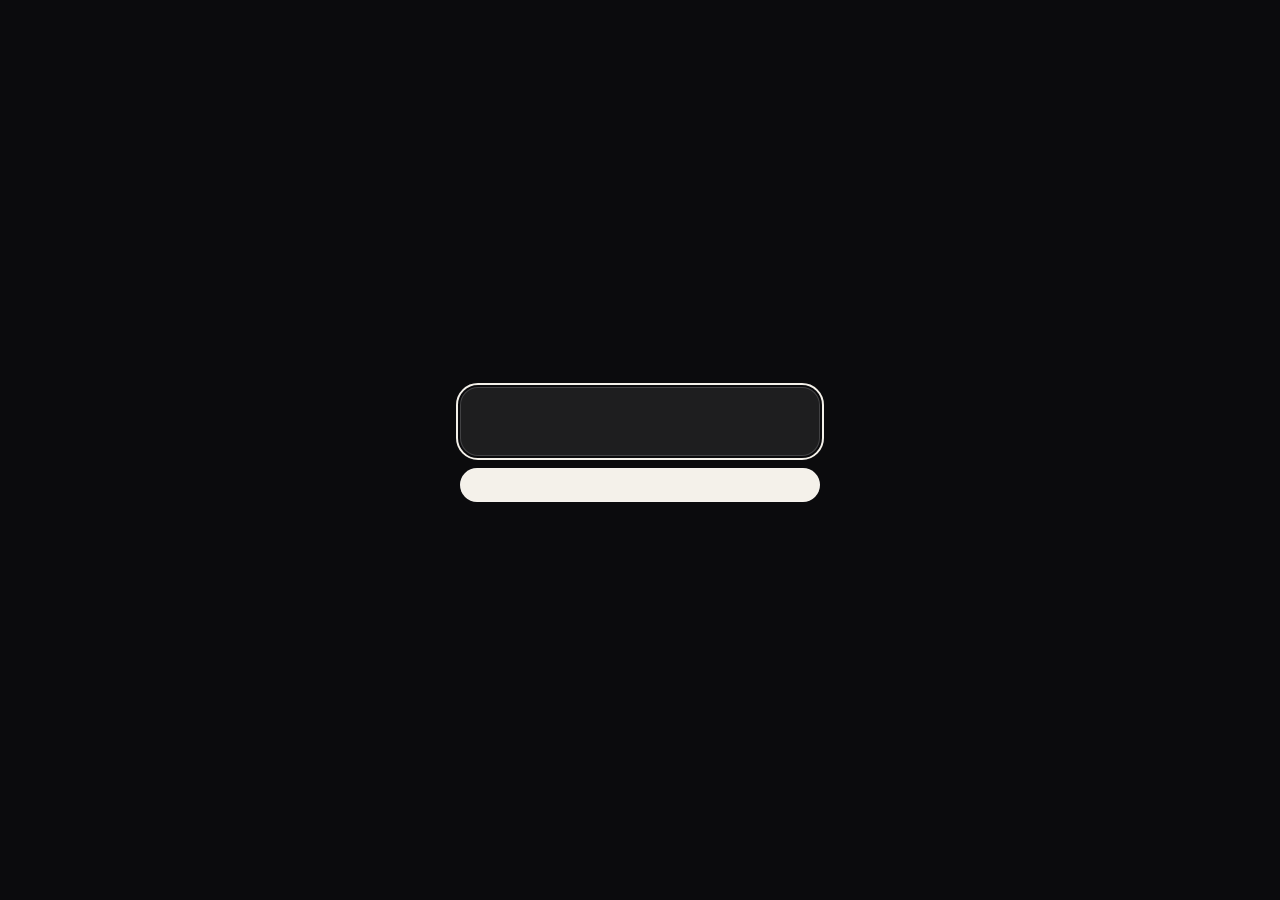
<file: assets/remote/pair.html>
<!doctype html>
<html lang="{lang}">
<head>
<meta charset="utf-8">
<meta name="viewport" content="width=device-width, initial-scale=1, viewport-fit=cover">
<meta name="color-scheme" content="dark">
<title>JoyOS</title>
<style>
  :root { --ink: #f4f1ea; --dim: rgba(244, 241, 234, .62); --bg: #0b0b0d; --glass: rgba(255, 255, 255, .08); --rim: rgba(255, 255, 255, .16); }
  * { box-sizing: border-box; }
  body { margin: 0; min-height: 100vh; display: grid; place-items: center; padding: 16px; background: var(--bg); color: var(--ink); font: 16px/1.4 system-ui, sans-serif; }
  main { width: 100%; max-width: 360px; }
  h1 { font: 400 34px/1.1 Georgia, "Times New Roman", serif; font-style: italic; margin: 0 0 8px; }
  p { color: var(--dim); margin: 0 0 24px; }
  form { display: grid; gap: 12px; }
  input { width: 100%; font: 600 30px/1 system-ui, sans-serif; letter-spacing: .3em; text-align: center; padding: 16px; border-radius: 18px; border: 1px solid var(--rim); background: var(--glass); color: var(--ink); }
  input:focus { outline: 2px solid var(--ink); outline-offset: 2px; }
  button { font: 600 17px/1 system-ui, sans-serif; padding: 16px; border-radius: 999px; border: 1px solid var(--rim); background: var(--ink); color: var(--bg); }
  .error { color: #ff8a7a; min-height: 1.4em; margin: 0; }
</style>
</head>
<body>
<main>
  <h1 data-w="pairTitle"></h1>
  <p data-w="pairBody"></p>
  <form method="post" action="/pair">
    <input name="pin" inputmode="numeric" autocomplete="one-time-code" maxlength="6" pattern="[0-9]{6}" required autofocus>
    <button type="submit" data-w="pairButton"></button>
    <p class="error" id="error" role="alert"></p>
  </form>
</main>
<script>
  const WORDS = /*WORDS*/{};
  document.querySelectorAll("[data-w]").forEach((el) => { el.textContent = WORDS[el.dataset.w] || ""; });
  document.querySelector("input").setAttribute("aria-label", WORDS.pairBody || "");
  const why = location.search.slice(1);
  if (why === "wrong" || why === "wait") document.getElementById("error").textContent = WORDS[why];
</script>
</body>
</html>
</file>
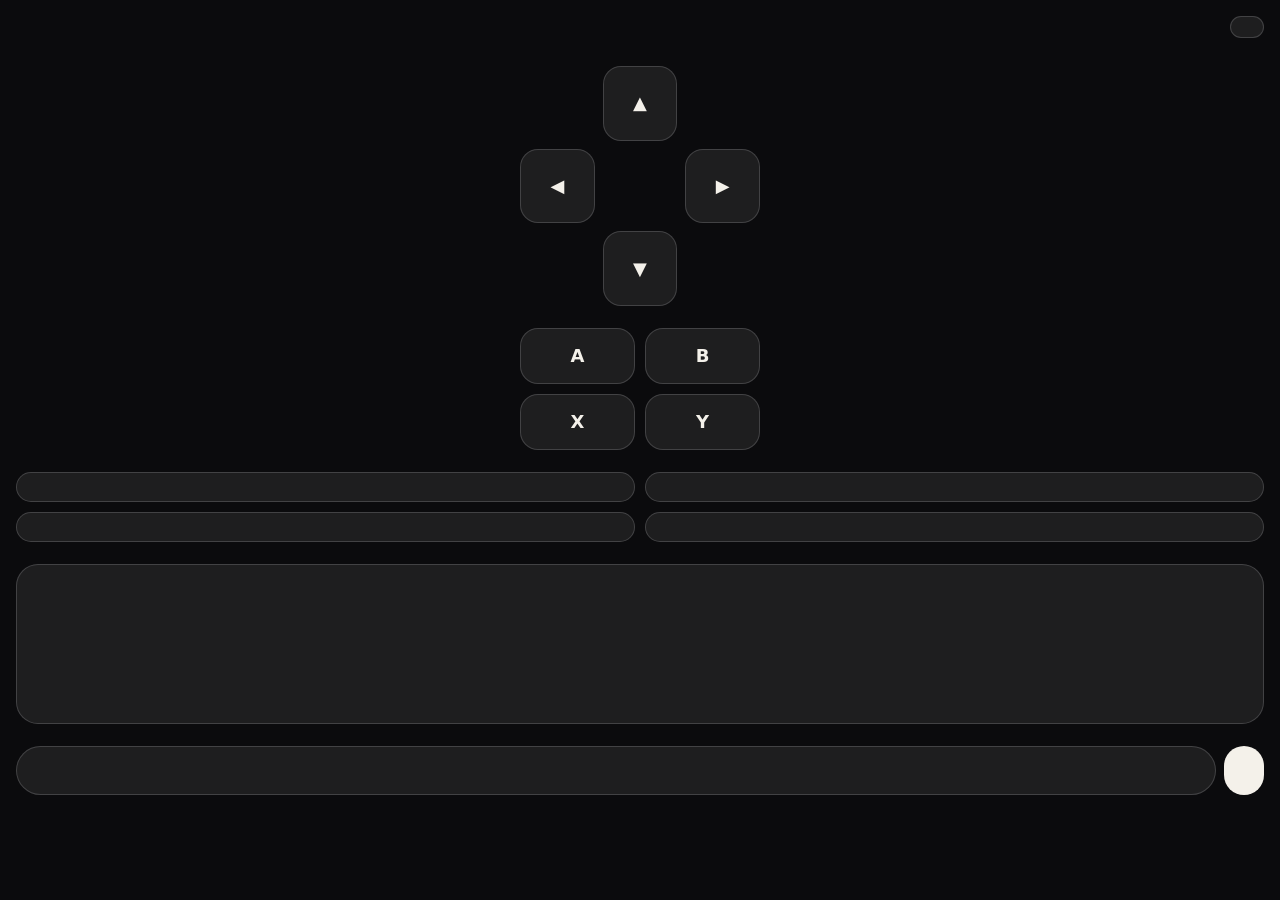
<file: assets/remote/remote.html>
<!doctype html>
<html lang="{lang}">
<head>
<meta charset="utf-8">
<meta name="viewport" content="width=device-width, initial-scale=1, viewport-fit=cover">
<meta name="color-scheme" content="dark">
<title>JoyOS</title>
<style>
  :root { --ink: #f4f1ea; --dim: rgba(244, 241, 234, .62); --bg: #0b0b0d; --glass: rgba(255, 255, 255, .08); --rim: rgba(255, 255, 255, .16); }
  * { box-sizing: border-box; -webkit-tap-highlight-color: transparent; }
  body { margin: 0; min-height: 100vh; padding: 16px 16px calc(24px + env(safe-area-inset-bottom)); background: var(--bg); color: var(--ink); font: 15px/1.4 system-ui, sans-serif; user-select: none; }
  header { display: flex; align-items: baseline; justify-content: space-between; gap: 12px; }
  h1 { font: 400 26px/1.1 Georgia, "Times New Roman", serif; font-style: italic; margin: 4px 0 18px; }
  section { margin-bottom: 22px; }
  .label { color: var(--dim); font-size: 12px; letter-spacing: .08em; text-transform: uppercase; margin: 0 0 10px; }
  .dpad { display: grid; grid-template-columns: repeat(3, 1fr); grid-template-rows: repeat(3, 1fr); gap: 8px; width: 100%; max-width: 240px; aspect-ratio: 1; margin: 0 auto; }
  .pad, .face, .bar, .home { border: 1px solid var(--rim); background: var(--glass); color: var(--ink); border-radius: 18px; font: 600 18px/1 system-ui, sans-serif; touch-action: manipulation; }
  .pad:active, .face:active, .bar:active, .home:active { background: rgba(255, 255, 255, .22); }
  .pad.up { grid-area: 1 / 2; } .pad.left { grid-area: 2 / 1; } .pad.right { grid-area: 2 / 3; } .pad.down { grid-area: 3 / 2; }
  .home { padding: 10px 16px; font-size: 14px; }
  .faces { display: grid; grid-template-columns: repeat(2, 1fr); gap: 10px; max-width: 240px; margin: 0 auto; }
  .face { padding: 18px 0; }
  .bars { display: grid; grid-template-columns: repeat(2, 1fr); gap: 10px; }
  .bar { padding: 14px 0; font-size: 15px; }
  .track { height: 160px; border-radius: 22px; border: 1px solid var(--rim); background: var(--glass); touch-action: none; }
  form { display: grid; grid-template-columns: 1fr auto; gap: 8px; }
  input { min-width: 0; font: 16px/1.2 system-ui, sans-serif; padding: 14px 16px; border-radius: 999px; border: 1px solid var(--rim); background: var(--glass); color: var(--ink); }
  input:focus, .typing input { outline: 2px solid var(--ink); outline-offset: 2px; }
  .send { padding: 0 20px; border-radius: 999px; border: none; background: var(--ink); color: var(--bg); font: 600 15px/1 system-ui, sans-serif; }
  #status { color: var(--dim); min-height: 1.4em; font-size: 13px; margin: 12px 0 0; }
</style>
</head>
<body>
<header>
  <h1 data-w="title"></h1>
  <button class="home" data-k="home" data-w="home"></button>
</header>

<section>
  <p class="label" data-w="move"></p>
  <div class="dpad">
    <button class="pad up" data-k="up" aria-label="&#9650;">&#9650;</button>
    <button class="pad left" data-k="left" aria-label="&#9664;">&#9664;</button>
    <button class="pad right" data-k="right" aria-label="&#9654;">&#9654;</button>
    <button class="pad down" data-k="down" aria-label="&#9660;">&#9660;</button>
  </div>
</section>

<section>
  <p class="label" data-w="press"></p>
  <div class="faces">
    <button class="face" data-k="a" lang="en">A</button>
    <button class="face" data-k="b" lang="en">B</button>
    <button class="face" data-k="x" lang="en">X</button>
    <button class="face" data-k="y" lang="en">Y</button>
  </div>
</section>

<section>
  <div class="bars">
    <button class="bar" data-k="lb" data-w="lb"></button>
    <button class="bar" data-k="rb" data-w="rb"></button>
    <button class="bar" data-k="select" data-w="view"></button>
    <button class="bar" data-k="start" data-w="menu"></button>
  </div>
</section>

<section>
  <div class="track" id="track"></div>
</section>

<section id="typebox">
  <p class="label" data-w="type"></p>
  <form id="type">
    <input id="text" autocomplete="off" autocapitalize="off" spellcheck="false">
    <button class="send" type="submit" data-w="send"></button>
  </form>
</section>

<p id="status" role="status"></p>

<script>
  const WORDS = /*WORDS*/{};
  document.querySelectorAll("[data-w]").forEach((el) => { el.textContent = WORDS[el.dataset.w] || ""; });
  document.getElementById("text").setAttribute("aria-label", WORDS.type || "");
  const status = document.getElementById("status");

  // One connection for everything; it comes back by itself if the Wi-Fi drops.
  let ws, wait = 500;
  const connect = () => {
    ws = new WebSocket(`ws://${location.host}/ws`);
    ws.onopen = () => { wait = 500; status.textContent = ""; };
    ws.onmessage = (e) => {
      const msg = JSON.parse(e.data);
      if ("typing" in msg) {
        document.getElementById("typebox").classList.toggle("typing", msg.typing);
        status.textContent = msg.typing ? WORDS.typing : "";
      }
    };
    ws.onclose = (e) => {
      status.textContent = WORDS.lost;
      // Turned away means the pairing is gone; the page shows the code form again.
      if (wait > 4000) { location.reload(); return; }
      setTimeout(connect, wait);
      wait = Math.min(wait * 2, 8000);
    };
  };
  connect();
  const send = (msg) => { if (ws.readyState === WebSocket.OPEN) ws.send(JSON.stringify(msg)); };

  document.querySelectorAll("[data-k]").forEach((el) => {
    el.addEventListener("click", () => {
      if (navigator.vibrate) navigator.vibrate(8);
      send({ k: el.dataset.k });
    });
  });

  // Over other apps, the pad moves the pointer; a quick tap clicks.
  const track = document.getElementById("track");
  let last = null, moved = 0;
  track.addEventListener("pointerdown", (e) => { last = [e.clientX, e.clientY]; moved = 0; track.setPointerCapture(e.pointerId); });
  track.addEventListener("pointermove", (e) => {
    if (!last) return;
    const dx = (e.clientX - last[0]) * 2, dy = (e.clientY - last[1]) * 2;
    last = [e.clientX, e.clientY];
    moved += Math.abs(dx) + Math.abs(dy);
    if (dx || dy) send({ m: [Math.round(dx), Math.round(dy)] });
  });
  track.addEventListener("pointerup", () => { if (moved < 6) send({ c: "tap" }); last = null; });

  document.getElementById("type").addEventListener("submit", (e) => {
    e.preventDefault();
    const input = document.getElementById("text");
    if (input.value) send({ t: input.value });
    input.value = "";
  });
</script>
</body>
</html>
</file>
<file: site/styles.css>
/* Fonts: Latin subsets, served as WOFF. Inter is the variable font. */
@font-face {
  font-family: "Inter JoyOS";
  src: url("assets/font/inter.woff") format("woff");
  font-weight: 100 900;
  font-display: swap;
}
@font-face {
  font-family: "Instrument Serif JoyOS";
  src: url("assets/font/serif.woff") format("woff");
  font-style: normal;
  font-display: swap;
}
@font-face {
  font-family: "Instrument Serif JoyOS";
  src: url("assets/font/serif-italic.woff") format("woff");
  font-style: italic;
  font-display: swap;
}

/* Tokens match assets/css/joy.css. light-dark() follows the system theme,
   and data-theme on <html> overrides it (set by the theme switch). */
:root {
  color-scheme: light dark;
  --bg: light-dark(#ebe8e1, #0b0b0d);
  --ink: light-dark(#141312, #f3efe6);
  --ink-2: color-mix(in oklab, var(--ink) 66%, transparent);
  --ink-3: color-mix(in oklab, var(--ink) 40%, transparent);
  --accent: rgb(226 150 92);
  --glass: light-dark(rgb(255 255 255 / 0.42), rgb(24 24 28 / 0.4));
  --glass-hi: light-dark(rgb(255 255 255 / 0.6), rgb(255 255 255 / 0.12));
  --line: color-mix(in oklab, var(--ink) 14%, transparent);
  --ease: cubic-bezier(0.2, 0.7, 0.1, 1);
  --gutter: clamp(16px, 4.5vw, 56px);
  --max: 1200px;
  --sans: "Inter JoyOS", system-ui, -apple-system, "Segoe UI", sans-serif;
  --serif: "Instrument Serif JoyOS", Georgia, serif;
}
:root[data-theme="light"] {
  color-scheme: light;
}
:root[data-theme="dark"] {
  color-scheme: dark;
}

*,
*::before,
*::after {
  box-sizing: border-box;
}

html {
  -webkit-text-size-adjust: 100%;
}
/* Smooth scrolling is left to Lenis once it loads */
html.cine {
  scroll-behavior: auto;
}
html:not(.cine) {
  scroll-behavior: smooth;
}

body {
  margin: 0;
  background: var(--bg);
  color: var(--ink);
  font: 400 1rem / 1.55 var(--sans);
  -webkit-font-smoothing: antialiased;
  text-rendering: optimizeLegibility;
  overflow-x: hidden;
}

img,
video,
svg {
  display: block;
  max-width: 100%;
}
img,
video {
  height: auto;
}

a {
  color: inherit;
}

:focus-visible {
  outline: 3px solid var(--accent);
  outline-offset: 4px;
}

.skip {
  position: absolute;
  inset-inline-start: 12px;
  top: -100px;
  z-index: 100;
  padding: 0.6rem 1rem;
  border-radius: 999px;
  background: var(--ink);
  color: var(--bg);
}
.skip:focus {
  top: 12px;
}

/* ---------- Title card (CSS only) ---------- */
.intro {
  position: fixed;
  inset: 0;
  z-index: 90;
  pointer-events: none;
  animation: intro-done 0s linear 1.9s forwards;
}
.intro-bar {
  position: absolute;
  inset-inline: 0;
  height: 14vh;
  background: var(--bg);
  animation: bar-part 1.1s var(--ease) 0.55s forwards;
}
.intro-bar.top {
  top: 0;
}
.intro-bar.bottom {
  bottom: 0;
  animation-name: bar-part-down;
}
.intro-mark {
  position: absolute;
  inset: 0;
  display: grid;
  place-items: center;
  font-family: var(--serif);
  font-size: clamp(2.6rem, 7vw, 5.5rem);
  color: var(--ink);
  opacity: 0;
  animation: mark-in 1.3s var(--ease) 0.1s forwards;
}
.intro-mark span {
  font-family: var(--sans);
  font-size: 0.4em;
  letter-spacing: 0.1em;
  margin-inline-start: 0.2em;
}
@keyframes bar-part {
  to {
    transform: translate3d(0, -100%, 0);
  }
}
@keyframes bar-part-down {
  to {
    transform: translate3d(0, 100%, 0);
  }
}
@keyframes mark-in {
  0% {
    opacity: 0;
    filter: blur(10px);
  }
  40%,
  70% {
    opacity: 1;
    filter: blur(0);
  }
  100% {
    opacity: 0;
  }
}
@keyframes intro-done {
  to {
    visibility: hidden;
  }
}

/* ---------- Background light and grain ---------- */
.bg-light {
  position: fixed;
  inset: 0;
  z-index: -2;
  width: 100vw;
  height: 100vh;
  pointer-events: none;
  opacity: 0;
  transition: opacity 1.6s var(--ease);
}
.bg-light.on {
  opacity: 1;
}

/* Film grain: a small noise tile, stepped so it flickers like film */
.grain {
  position: fixed;
  inset: -50%;
  z-index: 50;
  pointer-events: none;
  opacity: 0.07;
  background-image: url("data:image/svg+xml,%3Csvg xmlns='http://www.w3.org/2000/svg' width='160' height='160'%3E%3Cfilter id='n'%3E%3CfeTurbulence type='fractalNoise' baseFrequency='0.9' numOctaves='2' stitchTiles='stitch'/%3E%3C/filter%3E%3Crect width='100%25' height='100%25' filter='url(%23n)'/%3E%3C/svg%3E");
  display: none;
}
.cine .grain {
  display: block;
  animation: grain 0.7s steps(6) infinite;
}
@keyframes grain {
  0% { transform: translate(0, 0); }
  20% { transform: translate(-3%, 2%); }
  40% { transform: translate(2%, -3%); }
  60% { transform: translate(-2%, -1%); }
  80% { transform: translate(3%, 3%); }
  100% { transform: translate(0, 0); }
}

/* ---------- Timecode HUD (desktop only) ---------- */
.hud {
  position: fixed;
  z-index: 40;
  inset-inline-start: 20px;
  bottom: 18px;
  display: none;
  align-items: center;
  gap: 14px;
  padding: 0.6rem 1rem;
  border-radius: 999px;
  background: var(--glass);
  border: 1px solid var(--glass-hi);
  -webkit-backdrop-filter: blur(16px);
  backdrop-filter: blur(16px);
  color: var(--ink-2);
  font: 500 0.72rem / 1 var(--sans);
  letter-spacing: 0.12em;
  text-transform: uppercase;
  pointer-events: none;
}
.cine .hud {
  display: flex;
}
.hud-tc {
  font-variant-numeric: tabular-nums;
  color: var(--ink);
}
.hud-bar {
  position: relative;
  width: 120px;
  height: 2px;
  background: var(--line);
  overflow: hidden;
}
.hud-bar i {
  position: absolute;
  inset: 0;
  background: var(--accent);
  transform: scaleX(0);
  transform-origin: 0 50%;
}
@media (max-width: 760px) {
  .hud {
    display: none !important;
  }
}

/* ---------- Custom cursor (fine pointers only, added by JS) ---------- */
.cursor {
  position: fixed;
  left: 0;
  top: 0;
  z-index: 80;
  width: 40px;
  height: 40px;
  margin: -20px 0 0 -20px;
  border-radius: 50%;
  pointer-events: none;
  display: none;
  place-items: center;
  background: var(--glass);
  border: 1px solid var(--glass-hi);
  -webkit-backdrop-filter: blur(8px);
  backdrop-filter: blur(8px);
  color: var(--ink);
  font: 600 0.72rem / 1 var(--sans);
  letter-spacing: 0.06em;
  transition: width 0.4s var(--ease), height 0.4s var(--ease), margin 0.4s var(--ease), background 0.3s;
}
.has-cursor .cursor {
  display: grid;
  opacity: 0;
  transition: opacity 0.4s, width 0.4s var(--ease), height 0.4s var(--ease), margin 0.4s var(--ease);
}
.has-cursor .cursor.on {
  opacity: 1;
}
.has-cursor,
.has-cursor a,
.has-cursor button {
  cursor: none;
}
.cursor.is-hot {
  width: 72px;
  height: 72px;
  margin: -36px 0 0 -36px;
}
.cursor.has-label {
  width: 96px;
  height: 96px;
  margin: -48px 0 0 -48px;
  background: color-mix(in oklab, var(--accent) 85%, transparent);
  color: #0b0b0d;
}
.cursor.has-label::after {
  content: attr(data-label);
}

/* ---------- Buttons ---------- */
.btn {
  display: inline-flex;
  align-items: center;
  justify-content: center;
  min-height: 44px;
  padding: 0.7rem 1.4rem;
  border-radius: 999px;
  background: var(--ink);
  color: var(--bg);
  font-weight: 600;
  text-decoration: none;
  white-space: nowrap;
  transition: scale 0.5s var(--ease), box-shadow 0.5s var(--ease), background 0.3s;
}
/* Hover uses the scale property so GSAP can own transform (magnetic pull) */
.btn:hover {
  scale: 1.03;
  box-shadow: 0 12px 40px -12px color-mix(in oklab, var(--ink) 50%, transparent);
}
.btn:active {
  scale: 0.98;
}
.btn-large {
  min-height: 56px;
  padding: 1rem 2.1rem;
  font-size: 1.05rem;
}
.btn-small {
  min-height: 40px;
  padding: 0.5rem 1.1rem;
  font-size: 0.92rem;
}
.btn-ghost {
  background: transparent;
  color: var(--ink);
  box-shadow: inset 0 0 0 1px var(--ink-3);
}
.btn-ghost:hover {
  box-shadow: inset 0 0 0 1px var(--ink);
}

.link-quiet {
  color: var(--ink-2);
  font-weight: 500;
  text-underline-offset: 0.3em;
}
.link-quiet:hover {
  color: var(--ink);
}

/* ---------- Top bar: glass pill ---------- */
.top {
  position: fixed;
  z-index: 30;
  top: 12px;
  inset-inline: 12px;
  display: flex;
  align-items: center;
  justify-content: space-between;
  gap: 1rem;
  max-width: var(--max);
  margin-inline: auto;
  padding: 0.45rem 0.45rem 0.45rem 1.2rem;
  border-radius: 999px;
  background: var(--glass);
  border: 1px solid var(--glass-hi);
  -webkit-backdrop-filter: blur(22px) saturate(1.4);
  backdrop-filter: blur(22px) saturate(1.4);
}

.wordmark {
  direction: ltr;
  justify-self: start;
  font-family: var(--serif);
  font-size: 1.6rem;
  line-height: 1;
  text-decoration: none;
}
.wordmark span {
  font-family: var(--sans);
  font-size: 0.5em;
  letter-spacing: 0.1em;
  margin-inline-start: 0.2em;
  text-transform: lowercase;
}

.top-nav {
  display: flex;
  gap: 0.2rem;
}
.top-nav a {
  padding: 0.5rem 0.9rem;
  border-radius: 999px;
  color: var(--ink-2);
  font-size: 0.92rem;
  text-decoration: none;
  transition: color 0.3s, background 0.3s;
}
.top-nav a:hover {
  color: var(--ink);
  background: var(--glass-hi);
}

/* ---------- Shared type ---------- */
.kicker,
.eyebrow {
  margin: 0 0 1rem;
  color: var(--ink-2);
  font-size: 0.78rem;
  font-weight: 600;
  letter-spacing: 0.14em;
  text-transform: uppercase;
}

.display {
  margin: 0 0 1.4rem;
  font-family: var(--serif);
  font-size: clamp(2.8rem, 7.4vw, 6.8rem);
  font-weight: 400;
  line-height: 0.96;
  letter-spacing: -0.02em;
  text-wrap: balance;
}
.display em,
.hero-title em,
.big-number span,
.pin-title em,
.run-end em {
  font-family: var(--serif);
  font-style: italic;
}

.lede {
  max-width: 40ch;
  margin: 0;
  color: var(--ink-2);
  font-size: clamp(1.05rem, 1.6vw, 1.25rem);
  text-wrap: pretty;
}

.fine {
  margin: 0.9rem 0 0;
  color: var(--ink-3);
  font-size: 0.85rem;
}

.chapter {
  max-width: var(--max);
  margin: 0 auto;
  padding: clamp(6rem, 14vw, 11rem) var(--gutter);
}

/* ---------- 1. Opening ---------- */
.hero {
  position: relative;
  isolation: isolate;
  display: grid;
  grid-template-columns: minmax(0, 1fr);
  justify-items: start;
  align-content: center;
  min-height: 100svh;
  padding: 9.5rem max(var(--gutter), calc((100vw - var(--max)) / 2)) 4rem;
  overflow: hidden;
}

.hero-title {
  margin: 0.4rem 0 1.2rem;
  font-family: var(--serif);
  font-size: clamp(3.4rem, 11.5vw, 10rem);
  font-weight: 400;
  line-height: 0.9;
  letter-spacing: -0.03em;
  text-wrap: balance;
}

.hero-sub {
  max-width: 36ch;
  margin: 0;
  color: var(--ink-2);
  font-size: clamp(1.1rem, 2vw, 1.35rem);
  text-wrap: pretty;
}

.hero-actions {
  display: flex;
  flex-wrap: wrap;
  align-items: center;
  gap: 1rem 1.6rem;
  margin-top: 2rem;
}

/* Fallback glow for browsers without WebGL. Hidden once the canvas runs. */
.aurora {
  position: absolute;
  z-index: -1;
  inset: -20% -15% auto;
  height: 130%;
  pointer-events: none;
  background:
    radial-gradient(38% 34% at 72% 28%, rgb(92 220 235 / 0.28), transparent 70%),
    radial-gradient(34% 30% at 22% 62%, rgb(226 150 92 / 0.22), transparent 70%),
    radial-gradient(30% 26% at 85% 80%, rgb(240 200 150 / 0.14), transparent 70%);
  animation: drift 22s ease-in-out infinite alternate;
}
.bg-light.on ~ main .hero .aurora {
  display: none;
}
@keyframes drift {
  to {
    transform: translate3d(3%, -4%, 0) scale(1.08);
  }
}

.scroll-cue {
  position: absolute;
  inset-inline-end: var(--gutter);
  bottom: 2.2rem;
  text-align: end;
  margin: 0;
  color: var(--ink-3);
  font-size: 0.72rem;
  letter-spacing: 0.16em;
  text-transform: uppercase;
}
.scroll-cue::after {
  content: "";
  display: block;
  width: 1px;
  height: 36px;
  margin: 10px 0 0 0.6rem;
  background: linear-gradient(var(--ink-2), transparent);
  animation: cue 2.2s var(--ease) infinite;
  transform-origin: top;
}
@keyframes cue {
  0% { transform: scaleY(0); }
  50% { transform: scaleY(1); }
  100% { transform: scaleY(1); opacity: 0; }
}

/* ---------- 2. The push-in ---------- */
.dolly {
  --d: 0;
  position: relative;
  height: 170svh;
}
.dolly-stage {
  position: sticky;
  top: 0;
  display: grid;
  place-items: center;
  height: 100svh;
  perspective: 1400px;
  overflow: hidden;
}
.dolly-frame {
  position: relative;
  width: min(80vw, 1100px);
  aspect-ratio: 1280 / 705;
  margin: 0;
  border-radius: 36px;
  overflow: hidden;
  border: 1px solid var(--glass-hi);
  box-shadow: 0 50px 120px -40px rgb(0 0 0 / 0.65);
  transform-style: preserve-3d;
  will-change: transform;
}
.dolly-frame img,
.dolly-frame video {
  position: absolute;
  inset: 0;
  width: 100%;
  height: 100%;
  object-fit: cover;
}
/* The live scene fades in over the still as the frame grows */
.dolly-video {
  opacity: clamp(0, calc((var(--d) - 0.45) * 5), 1);
}

/* ---------- 3. Put the mouse down ---------- */
.mouse {
  position: relative;
  height: 230svh;
}
.mouse-stage {
  position: sticky;
  top: 0;
  display: grid;
  align-content: center;
  justify-items: center;
  gap: clamp(2rem, 5vh, 3.5rem);
  height: 100svh;
  padding: 0 var(--gutter);
  text-align: center;
  overflow: hidden;
}
.mouse-title {
  margin: 0;
  font-family: var(--serif);
  font-size: clamp(3rem, 9vw, 8rem);
  font-weight: 400;
  line-height: 0.95;
  letter-spacing: -0.02em;
}
.mouse-title .word {
  display: inline-block;
}
.mouse-art {
  position: relative;
  width: min(560px, 80vw);
  aspect-ratio: 240 / 150;
  color: var(--ink);
}
.pad-svg {
  width: 100%;
  height: 100%;
}
/* Strokes are drawn by GSAP on scroll. Without JS they're simply full. */
.pad-draw {
  stroke-dasharray: 1;
  stroke-dashoffset: 0;
}
.mouse-svg {
  position: absolute;
  inset-inline-end: -14%;
  top: -22%;
  width: 24%;
  height: auto;
  color: var(--ink);
}
/* Decorative: only shown while the scroll scene moves it */
html:not(.cine) .mouse-svg {
  display: none;
}

/* ---------- 4. Press Start (pinned, progress from --p) ---------- */
.pin {
  --p: 1;
  position: relative;
  height: 300svh;
}
.pin-stage {
  position: sticky;
  top: 0;
  display: grid;
  grid-template-columns: minmax(0, 1fr);
  align-content: center;
  gap: clamp(2rem, 5vh, 3.5rem);
  height: 100svh;
  padding: 6rem var(--gutter) 2rem;
  max-width: var(--max);
  margin: 0 auto;
  overflow: hidden;
}
.pin-copy {
  display: grid;
  gap: 0.4rem;
  justify-items: start;
}
.pin-title {
  margin: 0;
  font-family: var(--serif);
  font-size: clamp(2.2rem, 4.4vw, 4.4rem);
  font-weight: 400;
  line-height: 1.02;
  letter-spacing: -0.02em;
  text-wrap: balance;
}
.pin-line {
  --k: clamp(0, calc((var(--p) - var(--t)) * 5), 1);
  display: block;
  opacity: var(--k);
  transform: translate3d(0, calc((1 - var(--k)) * 28px), 0);
  filter: blur(calc((1 - var(--k)) * 6px));
}
.pin-line + .pin-line {
  margin-top: 0.25em;
  font-family: var(--sans);
  font-size: 0.5em;
  font-weight: 400;
  line-height: 1.4;
  color: var(--ink-2);
  max-width: 34ch;
}
.pin-video {
  --k: clamp(0, calc(var(--p) * 2), 1);
  position: relative;
  width: 100%;
  border-radius: clamp(20px, 2.5vw, 32px);
  overflow: hidden;
  border: 1px solid var(--glass-hi);
  background: #0b0b0d;
  box-shadow: 0 50px 120px -40px rgb(0 0 0 / 0.7);
  transform: translate3d(calc((1 - var(--k)) * 8vw), 0, 0) scale(calc(0.86 + var(--k) * 0.14));
}
.pin-video video {
  width: 100%;
  aspect-ratio: 16 / 9;
  object-fit: cover;
}
.pin-hint {
  --k: clamp(0, calc((var(--p) - var(--t)) * 5), 1);
  margin: 0;
  color: var(--ink-2);
  opacity: var(--k);
}
@media (min-width: 900px) {
  .pin-stage {
    grid-template-columns: minmax(0, 0.9fr) minmax(0, 1.3fr);
    align-items: center;
    column-gap: 5vw;
  }
}

/* ---------- 5. Try it (demo) ---------- */
.demo-head {
  display: grid;
  justify-items: start;
}
.demo-chip {
  margin: 1.6rem 0 0;
  padding: 0.45rem 0.9rem;
  border-radius: 999px;
  background: var(--glass);
  border: 1px solid var(--glass-hi);
  color: var(--ink-2);
  font-size: 0.9rem;
}
.demo-screen {
  position: relative;
  margin-top: clamp(2.5rem, 6vw, 4rem);
  padding: clamp(1.2rem, 3vw, 2.4rem);
  border-radius: clamp(24px, 3vw, 36px);
  background: var(--glass);
  border: 1px solid var(--glass-hi);
  -webkit-backdrop-filter: blur(24px) saturate(1.2);
  backdrop-filter: blur(24px) saturate(1.2);
  box-shadow: 0 50px 120px -50px rgb(0 0 0 / 0.6);
  min-height: 420px;
  overflow: hidden;
}
.demo-screen:focus-visible {
  outline-offset: 6px;
}
.demo-top {
  display: flex;
  flex-wrap: wrap;
  align-items: center;
  justify-content: space-between;
  gap: 0.8rem 1.2rem;
}
.demo-mark {
  font-family: var(--serif);
  font-size: 1.5rem;
}
.demo-mark span {
  font-family: var(--sans);
  font-size: 0.5em;
  letter-spacing: 0.1em;
  margin-inline-start: 0.2em;
}
.demo-tabs {
  display: flex;
  flex-wrap: wrap;
  gap: 0.25rem;
  padding: 0.25rem;
  border-radius: 999px;
  background: color-mix(in oklab, var(--ink) 6%, transparent);
}
.demo-tabs button {
  min-height: 40px;
  padding: 0.4rem 0.95rem;
  border: 0;
  border-radius: 999px;
  background: transparent;
  color: var(--ink-2);
  font: 500 0.92rem / 1 var(--sans);
  cursor: pointer;
  transition: background 0.4s var(--ease), color 0.3s;
}
.demo-tabs button[aria-pressed="true"] {
  background: var(--ink);
  color: var(--bg);
}
.demo-open {
  min-height: 40px;
  padding: 0.4rem 1rem;
  border: 0;
  border-radius: 999px;
  background: var(--glass-hi);
  color: var(--ink);
  font: 500 0.92rem / 1 var(--sans);
  cursor: pointer;
}
.demo-tab-title {
  margin: clamp(1.6rem, 4vw, 2.6rem) 0 1.2rem;
  font-family: var(--serif);
  font-size: clamp(2.2rem, 5vw, 3.8rem);
  font-weight: 400;
  line-height: 1;
}
.demo-grid {
  display: grid;
  grid-template-columns: repeat(2, minmax(0, 1fr));
  gap: clamp(0.8rem, 2vw, 1.2rem);
}
.tile {
  position: relative;
  display: grid;
  align-content: end;
  justify-items: start;
  gap: 0.3rem;
  aspect-ratio: 4 / 5;
  padding: 1rem;
  border: 1px solid var(--glass-hi);
  border-radius: 22px;
  background:
    linear-gradient(170deg, oklch(0.5 0.09 var(--h)), oklch(0.2 0.03 var(--h)));
  color: #f3efe6;
  text-align: start;
  font: inherit;
  cursor: pointer;
  transition: scale 0.6s var(--ease), box-shadow 0.6s var(--ease), outline-color 0.3s;
  outline: 2px solid transparent;
  outline-offset: 4px;
}
.tile-title {
  font-family: var(--serif);
  font-size: clamp(1.4rem, 2.6vw, 2rem);
  line-height: 1.05;
}
.tile-tag {
  font-size: 0.68rem;
  letter-spacing: 0.14em;
  text-transform: uppercase;
  opacity: 0.7;
}
.tile.is-focus {
  scale: 1.035;
  outline-color: var(--accent);
  box-shadow: 0 30px 60px -20px rgb(0 0 0 / 0.6);
}
.tile.is-focus:focus-visible {
  outline-color: var(--accent);
}
.demo-menu {
  position: absolute;
  inset-block: clamp(1rem, 3vw, 2rem) auto;
  inset-inline-end: clamp(1rem, 3vw, 2rem);
  width: min(360px, calc(100% - 2rem));
  display: grid;
  gap: 0.3rem;
  padding: 0.9rem;
  border-radius: 26px;
  background: color-mix(in oklab, var(--bg) 70%, transparent);
  border: 1px solid var(--glass-hi);
  -webkit-backdrop-filter: blur(28px) saturate(1.5);
  backdrop-filter: blur(28px) saturate(1.5);
  box-shadow: 0 40px 90px -30px rgb(0 0 0 / 0.7);
  z-index: 2;
}
.demo-menu[hidden] {
  display: none;
}
.menu-row {
  display: flex;
  align-items: center;
  justify-content: space-between;
  gap: 0.8rem;
  min-height: 48px;
  padding: 0.6rem 0.8rem;
  border: 0;
  border-radius: 14px;
  background: transparent;
  color: var(--ink);
  font: 500 0.98rem / 1.2 var(--sans);
  text-align: start;
  cursor: pointer;
}
.menu-row:hover,
.menu-row:focus-visible,
.menu-row.is-focus {
  background: var(--glass-hi);
}
.menu-row input[type="range"] {
  flex: 1;
  max-width: 160px;
  accent-color: var(--accent);
}
.menu-row output,
.menu-row [data-mouse-state] {
  color: var(--ink-2);
  font-variant-numeric: tabular-nums;
}
.demo-toast {
  position: absolute;
  inset-inline: 0;
  bottom: clamp(1rem, 3vw, 1.6rem);
  margin: 0 auto;
  width: max-content;
  max-width: calc(100% - 2rem);
  padding: 0.6rem 1rem;
  border-radius: 999px;
  background: var(--ink);
  color: var(--bg);
  font-size: 0.9rem;
  opacity: 0;
  transform: translate3d(0, 12px, 0);
  transition: opacity 0.4s var(--ease), transform 0.5s var(--ease);
  pointer-events: none;
}
.demo-toast.on {
  opacity: 1;
  transform: none;
}
.demo-help {
  margin: 1.2rem 0 0;
  color: var(--ink-3);
  font-size: 0.9rem;
}
@media (max-width: 760px) {
  .demo-grid {
    grid-template-columns: repeat(2, minmax(0, 1fr));
  }
  .demo-menu {
    inset-inline: 0.8rem;
    width: auto;
  }
}

/* ---------- 6. One place (horizontal track) ---------- */
.run {
  position: relative;
  overflow: hidden;
}
.track {
  display: grid;
  gap: clamp(2rem, 5vh, 3rem);
  padding: clamp(6rem, 14vw, 10rem) var(--gutter);
}
.run-item {
  margin: 0;
  display: flex;
  align-items: baseline;
  gap: 0.35em;
  font-family: var(--serif);
  font-size: clamp(3.4rem, 10vw, 9rem);
  font-weight: 400;
  line-height: 0.95;
  letter-spacing: -0.02em;
  white-space: nowrap;
  color: var(--ink);
}
.run-no {
  font-family: var(--sans);
  font-size: 0.13em;
  letter-spacing: 0.12em;
  color: var(--accent);
  font-weight: 600;
}
.run-end {
  color: var(--ink-2);
  font-size: clamp(2.6rem, 6vw, 5.5rem);
}
/* Desktop only: the track runs sideways while the section is pinned */
@media (min-width: 761px) {
  .cine .track {
    display: flex;
    align-items: center;
    gap: clamp(4rem, 9vw, 8rem);
    width: max-content;
    height: 100svh;
    padding: 0 var(--gutter);
    will-change: transform;
  }
}
@media (max-width: 760px) {
  .run-item {
    font-size: clamp(3rem, 15vw, 5rem);
  }
}

/* ---------- 7. Any app ---------- */
.apps {
  display: grid;
  grid-template-columns: minmax(0, 1fr);
  gap: clamp(3rem, 7vw, 5rem);
  align-items: center;
}
.apps-text {
  max-width: 760px;
}
.rows {
  margin: clamp(2.5rem, 6vw, 4rem) 0 0;
  padding: 0;
  list-style: none;
}
.rows li {
  display: grid;
  gap: 0.25rem;
  padding: 1.4rem 0;
  border-top: 1px solid var(--line);
}
.rows li:last-child {
  border-bottom: 1px solid var(--line);
}
.rows strong {
  font-size: clamp(1.2rem, 2.2vw, 1.55rem);
  font-weight: 600;
}
.rows span {
  color: var(--ink-2);
}
.mock {
  position: relative;
  aspect-ratio: 4 / 3;
  width: 100%;
  padding: clamp(1.2rem, 3vw, 2rem);
  border-radius: clamp(24px, 3vw, 36px);
  background: var(--glass);
  border: 1px solid var(--glass-hi);
  -webkit-backdrop-filter: blur(24px);
  backdrop-filter: blur(24px);
  box-shadow: 0 50px 120px -50px rgb(0 0 0 / 0.6);
  overflow: hidden;
  display: grid;
  grid-template-columns: minmax(0, 1fr);
  align-content: center;
  gap: clamp(1rem, 3vh, 2rem);
}
.mock-field {
  min-height: 3.2rem;
  padding: 0.8rem 1.1rem;
  border-radius: 16px;
  background: var(--bg);
  font-family: var(--serif);
  font-size: clamp(1.6rem, 3.4vw, 2.4rem);
  display: flex;
  align-items: center;
}
.caret {
  display: inline-block;
  width: 2px;
  height: 1.1em;
  margin-inline-start: 2px;
  background: var(--accent);
  animation: blink 1s steps(2) infinite;
}
@keyframes blink {
  to { visibility: hidden; }
}
.mock-kb {
  display: grid;
  gap: clamp(0.3rem, 1vw, 0.6rem);
}
.kb-row {
  display: flex;
  justify-content: center;
  gap: clamp(0.3rem, 1vw, 0.6rem);
}
.k {
  flex: 1 1 0;
  min-width: 0;
  max-width: 48px;
  aspect-ratio: 1;
  display: grid;
  place-items: center;
  border-radius: 10px;
  background: var(--glass-hi);
  font: 500 clamp(0.8rem, 1.8vw, 1rem) / 1 var(--sans);
  font-style: normal;
  color: var(--ink);
  text-transform: uppercase;
}
.k.is-lit {
  background: var(--accent);
  color: #0b0b0d;
}
.mock-ptr {
  position: absolute;
  left: 8%;
  top: 74%;
  color: var(--ink);
  filter: drop-shadow(0 6px 12px rgb(0 0 0 / 0.4));
}
.mock-field {
  padding-inline-end: 4.5rem;
}
.mock-voice {
  position: absolute;
  inset-inline-end: clamp(1.2rem, 3vw, 2rem);
  top: clamp(1.2rem, 3vw, 2rem);
  margin-top: clamp(0.3rem, 1vw, 0.7rem);
  width: 44px;
  height: 44px;
  border-radius: 50%;
  background: var(--accent);
  box-shadow: 0 0 0 0 rgb(226 150 92 / 0.5);
  animation: pulse 2s var(--ease) infinite;
}
@keyframes pulse {
  0% { box-shadow: 0 0 0 0 rgb(226 150 92 / 0.5); }
  70% { box-shadow: 0 0 0 18px rgb(226 150 92 / 0); }
  100% { box-shadow: 0 0 0 0 rgb(226 150 92 / 0); }
}
@media (min-width: 900px) {
  .apps {
    grid-template-columns: minmax(0, 1fr) minmax(0, 1fr);
  }
}

/* ---------- 8. Watch ---------- */
.wide {
  margin: 0 0 clamp(3rem, 7vw, 5rem);
  border-radius: clamp(20px, 3vw, 36px);
  overflow: hidden;
  border: 1px solid var(--glass-hi);
  box-shadow: 0 50px 120px -50px rgb(0 0 0 / 0.6);
  position: relative;
}
.wide img {
  width: 100%;
  height: auto;
  transform-origin: 50% 0;
}
.chapter-copy {
  max-width: 640px;
}

/* ---------- 9. Family ---------- */
.family-grid {
  display: grid;
  grid-template-columns: minmax(0, 1fr);
  gap: clamp(3rem, 7vw, 5rem);
  align-items: center;
}
.ring-wrap {
  position: relative;
  width: min(360px, 80vw);
  justify-self: center;
  aspect-ratio: 1;
}
.ring {
  width: 100%;
  height: 100%;
  transform: rotate(-90deg);
}
.ring-track,
.ring-arc {
  fill: none;
  stroke-width: 9;
}
.ring-track {
  stroke: var(--line);
}
/* Circumference of the r=90 circle: 2 * PI * 90 */
.ring-arc {
  stroke: var(--accent);
  stroke-linecap: round;
  stroke-dasharray: 565.49;
  stroke-dashoffset: 0;
}
.ring-read {
  position: absolute;
  inset: 0;
  margin: 0;
  display: grid;
  place-items: center;
  font-family: var(--serif);
  font-size: clamp(3rem, 8vw, 5.5rem);
  line-height: 1;
  font-variant-numeric: tabular-nums;
}
.pin-dots {
  position: absolute;
  inset-inline: 0;
  bottom: -2.6rem;
  display: flex;
  justify-content: center;
  gap: 0.8rem;
}
.pin-dots i {
  width: 14px;
  height: 14px;
  border-radius: 50%;
  border: 1.5px solid var(--ink-3);
}
.tag {
  display: inline-block;
  margin-inline-start: 0.5rem;
  padding: 0.2rem 0.6rem;
  border-radius: 999px;
  background: var(--accent);
  color: #0b0b0d;
  font-size: 0.68rem;
  letter-spacing: 0.08em;
  vertical-align: middle;
}
.big-number {
  margin: 0;
}
@media (min-width: 900px) {
  .family-grid {
    grid-template-columns: minmax(0, 1fr) minmax(0, 0.8fr);
  }
}

/* ---------- 10. Your look ---------- */
.looks-video {
  margin-bottom: clamp(3rem, 7vw, 4.5rem);
  border-radius: clamp(20px, 3vw, 32px);
  overflow: hidden;
  border: 1px solid var(--glass-hi);
  box-shadow: 0 50px 120px -50px rgb(0 0 0 / 0.6);
}
.looks-video video {
  width: 100%;
  aspect-ratio: 1280 / 704;
  object-fit: cover;
}
.welcome {
  margin: 0 0 0.6rem;
  font-family: var(--serif);
  font-size: clamp(1.6rem, 3.2vw, 2.4rem);
  font-style: italic;
  color: var(--accent);
  min-height: 1.3em;
}
.welcome [data-welcome] {
  display: inline-block;
  transition: opacity 0.5s var(--ease), filter 0.5s, transform 0.6s var(--ease);
}
.welcome [data-welcome].is-out {
  opacity: 0;
  filter: blur(8px);
  transform: translate3d(0, 10px, 0);
}
.welcome [lang="ja"],
.welcome [lang="ko"],
.welcome [lang="zh-Hans"],
.welcome [lang="hi"],
.welcome [lang="ar"],
.welcome [lang="ru"] {
  font-family: var(--sans);
  font-style: normal;
  font-weight: 500;
}
.theme-toggle {
  margin-top: 2rem;
}

/* ---------- 11. Credits, plans, questions ---------- */
.facts {
  display: flex;
  flex-wrap: wrap;
  justify-content: center;
  gap: 0.6rem 2.2rem;
  padding: 2.4rem var(--gutter);
  border-block: 1px solid var(--line);
  color: var(--ink-2);
  font-size: clamp(0.95rem, 1.8vw, 1.15rem);
  text-align: center;
}
.facts p {
  margin: 0;
}
.plan-list {
  display: grid;
  gap: 1.2rem;
}
.plan {
  display: grid;
  align-content: start;
  justify-items: start;
  gap: 0.9rem;
  padding: clamp(1.6rem, 3.5vw, 2.6rem);
  border-radius: 28px;
  background: var(--glass);
  border: 1px solid var(--glass-hi);
  -webkit-backdrop-filter: blur(24px);
  backdrop-filter: blur(24px);
}
.plan h3 {
  margin: 0;
  font-family: var(--serif);
  font-size: clamp(2.2rem, 4vw, 3rem);
  font-weight: 400;
  line-height: 1;
}
.plan p {
  margin: 0;
}
.plan-price {
  color: var(--ink-2);
  font-weight: 500;
}
.plan ul {
  display: grid;
  gap: 0.45rem;
  margin: 0.2rem 0 0.6rem;
  padding-inline-start: 1.2rem;
}
.plan-plus {
  background: color-mix(in oklab, var(--accent) 14%, var(--glass));
}
@media (min-width: 860px) {
  .plan-list {
    grid-template-columns: 1fr 1.2fr;
  }
}
.questions {
  padding-top: 0;
}
.faq {
  max-width: 820px;
  border-bottom: 1px solid var(--line);
}
.faq details {
  border-top: 1px solid var(--line);
}
.faq summary {
  position: relative;
  padding: 1.3rem 2.5rem 1.3rem 0;
  font-size: clamp(1.1rem, 2vw, 1.35rem);
  font-weight: 500;
  cursor: pointer;
  list-style: none;
}
.faq summary::-webkit-details-marker {
  display: none;
}
.faq summary::after {
  content: "+";
  position: absolute;
  inset-inline-end: 0;
  top: 50%;
  font-size: 1.6rem;
  font-weight: 300;
  line-height: 1;
  transform: translateY(-50%);
  transition: transform 0.5s var(--ease);
}
.faq details[open] summary::after {
  transform: translateY(-50%) rotate(45deg);
}
.faq details p {
  margin: 0;
  padding-bottom: 1.4rem;
  max-width: 60ch;
  color: var(--ink-2);
}

/* ---------- 12. Finale ---------- */
.final {
  position: relative;
  overflow-x: clip;
  display: grid;
  justify-items: center;
  gap: 2rem;
  padding: clamp(7rem, 16vw, 14rem) var(--gutter);
  text-align: center;
}
.final .display {
  margin: 0;
}
.final .fine {
  margin: 0;
}
.final .btn {
  position: relative;
  overflow: hidden;
}
.sweep {
  position: absolute;
  inset: 0;
  background: linear-gradient(100deg, transparent 35%, rgb(255 255 255 / 0.5) 50%, transparent 65%);
  transform: translate3d(-160%, 0, 0);
  pointer-events: none;
}

/* ---------- Footer ---------- */
.foot {
  display: flex;
  flex-wrap: wrap;
  align-items: center;
  justify-content: space-between;
  gap: 1rem 2rem;
  max-width: var(--max);
  margin: 0 auto;
  padding: 3rem var(--gutter) 7rem;
  border-top: 1px solid var(--line);
}
.foot .wordmark {
  font-size: 1.3rem;
}
.foot nav {
  display: flex;
  gap: 1.4rem;
}
.foot nav a {
  color: var(--ink-2);
  text-decoration: none;
}
.foot nav a:hover {
  color: var(--ink);
}
.foot .fine {
  margin: 0;
}

/* ---------- Sticky download bar (phones) ---------- */
.sticky-cta {
  position: fixed;
  z-index: 29;
  inset-inline: 16px;
  bottom: max(16px, env(safe-area-inset-bottom));
  display: grid;
  max-width: 420px;
  margin-inline: auto;
  transform: translate3d(0, 160%, 0);
  transition: transform 0.7s var(--ease);
}
.sticky-cta.on {
  transform: none;
}
.sticky-cta .btn {
  width: 100%;
  box-shadow: 0 18px 50px -12px rgb(0 0 0 / 0.6);
}
@media (min-width: 761px) {
  .sticky-cta {
    display: none;
  }
}

/* ---------- Scroll-driven type reveals start hidden only once JS sets them ---------- */

/* ---------- Phones ---------- */
@media (max-width: 760px) {
  .top-nav {
    display: none;
  }
  .hero {
    padding-top: 8rem;
  }
  .hero-actions .btn-large {
    width: 100%;
  }
  .hero-actions {
    width: 100%;
  }
  .hero-actions .link-quiet {
    align-self: center;
  }
  .scroll-cue {
    display: none;
  }
  .dolly {
    height: 140svh;
  }
  .dolly-frame {
    width: 92vw;
  }
  .mouse {
    height: 180svh;
  }
  .pin {
    height: 240svh;
  }
  .pin-hint {
    font-size: 0.95rem;
  }
  .pin-video {
    transform-origin: 50% 0;
  }
  .cursor {
    display: none !important;
  }
  .has-cursor,
  .has-cursor a,
  .has-cursor button {
    cursor: auto;
  }
}

/* =====================================================================
   Cinematic layer. Later rules win over the base styles above.
   ===================================================================== */

/* ---------- Film leader ---------- */
.intro {
  animation-delay: 2.7s;
}
.intro::before {
  content: "";
  position: absolute;
  inset: 0;
  background: var(--bg);
  animation: cover-out 0.8s var(--ease) 1.35s forwards;
}
.intro-bar {
  z-index: 1;
  animation-delay: 1.7s;
  animation-duration: 1s;
}
.intro-ring {
  position: absolute;
  left: 50%;
  top: 50%;
  width: min(56vmin, 440px);
  translate: -50% -50%;
  color: var(--accent);
  opacity: 0;
  animation: ring-in 1.7s var(--ease) 0.05s forwards;
}
.intro-sweep {
  stroke-dasharray: 402.1;
  stroke-dashoffset: 402.1;
  transform-box: view-box;
  transform-origin: 50% 50%;
  rotate: -90deg;
  animation: ring-sweep 1s linear 0.1s forwards;
}
.intro-count {
  position: absolute;
  inset: 0;
  display: grid;
  place-items: center;
  font-family: var(--serif);
  font-size: clamp(5rem, 16vw, 12rem);
  color: var(--ink);
}
.intro-count b {
  grid-area: 1 / 1;
  font-weight: 400;
  opacity: 0;
  animation: count-pop 0.36s var(--ease) both;
}
.intro-count b:nth-child(1) { animation-delay: 0.1s; }
.intro-count b:nth-child(2) { animation-delay: 0.42s; }
.intro-count b:nth-child(3) { animation-delay: 0.74s; }
.intro-mark {
  animation-delay: 1.1s;
  animation-duration: 1.3s;
}
@keyframes cover-out {
  to { opacity: 0; }
}
@keyframes ring-in {
  0% { opacity: 0; scale: 0.7; }
  20% { opacity: 0.85; scale: 1; }
  70% { opacity: 0.85; }
  100% { opacity: 0; scale: 1.3; }
}
@keyframes ring-sweep {
  to { stroke-dashoffset: 0; }
}
@keyframes count-pop {
  0% { opacity: 0; scale: 1.35; filter: blur(10px); }
  30%, 70% { opacity: 1; scale: 1; filter: blur(0); }
  100% { opacity: 0; scale: 0.9; filter: blur(2px); }
}

/* ---------- Background: grain, letterbox, HUD, chapter card ---------- */
.grain {
  opacity: 0.055;
}
.letterbox {
  --lb: 0;
  position: fixed;
  inset: 0;
  z-index: 25;
  pointer-events: none;
  display: none;
}
.cine .letterbox {
  display: block;
}
.letterbox i {
  position: absolute;
  inset-inline: 0;
  height: calc(var(--lb) * 5.5vh);
  background: #000;
}
.letterbox i:first-child { top: 0; }
.letterbox i:last-child { bottom: 0; }

.hud {
  opacity: 0;
  transition: opacity 0.6s var(--ease);
}
.hud.on {
  opacity: 1;
}

.chapter-card {
  position: fixed;
  z-index: 41;
  inset-inline-end: 24px;
  bottom: 18px;
  display: none;
  align-items: baseline;
  gap: 0.9rem;
  padding: 0.7rem 1.3rem;
  border-radius: 999px;
  background: var(--glass);
  border: 1px solid var(--glass-hi);
  -webkit-backdrop-filter: blur(16px);
  backdrop-filter: blur(16px);
  opacity: 0;
  pointer-events: none;
}
.chapter-card span {
  font-family: var(--serif);
  font-style: italic;
  font-size: 1.5rem;
  line-height: 1;
  color: var(--accent);
}
.chapter-card b {
  font-size: 0.74rem;
  font-weight: 600;
  letter-spacing: 0.16em;
  text-transform: uppercase;
}
@media (min-width: 900px) {
  .cine .chapter-card {
    display: flex;
  }
}

/* ---------- Cursor ---------- */
.cursor {
  width: 22px;
  height: 22px;
  margin: -11px 0 0 -11px;
  background: transparent;
  border: 1.5px solid var(--ink);
  -webkit-backdrop-filter: blur(2px);
  backdrop-filter: blur(2px);
}
.cursor::before {
  content: "";
  position: absolute;
  inset: 50% auto auto 50%;
  width: 4px;
  height: 4px;
  margin: -2px 0 0 -2px;
  border-radius: 50%;
  background: var(--accent);
}
.cursor.is-hot {
  width: 64px;
  height: 64px;
  margin: -32px 0 0 -32px;
  background: color-mix(in oklab, var(--accent) 22%, transparent);
  border-color: var(--accent);
}
.cursor.has-label {
  width: 92px;
  height: 92px;
  margin: -46px 0 0 -46px;
  background: var(--accent);
  border-color: var(--accent);
  color: #0b0b0d;
}
.cursor.has-label::before {
  display: none;
}

/* ---------- 1. Opening: title, console and controller ---------- */
.hero-title {
  font-size: clamp(3.2rem, 9.4vw, 8.8rem);
  line-height: 0.92;
  position: relative;
  z-index: 1;
}
.hero-sub,
.hero-actions,
.hero .fine,
.hero .eyebrow {
  position: relative;
  z-index: 1;
}
@media (prefers-reduced-motion: no-preference) {
  .hero-title em {
    background: linear-gradient(100deg, var(--ink) 38%, var(--accent) 50%, var(--ink) 62%) 100% 0 / 260% 100%;
    -webkit-background-clip: text;
    background-clip: text;
    -webkit-text-fill-color: transparent;
    animation: sheen 7s var(--ease) 2.4s infinite;
  }
}
@keyframes sheen {
  0% { background-position: 100% 0; }
  45%, 100% { background-position: 0% 0; }
}

.hero-stage {
  position: absolute;
  inset-block: 0;
  inset-inline-end: 2vw;
  width: min(60vw, 940px);
  z-index: 0;
  pointer-events: none;
  display: grid;
  place-items: center;
}
.hero-stage > * {
  grid-area: 1 / 1;
}
.hero-chip {
  z-index: 2;
  align-self: end;
  justify-self: start;
  width: 17%;
  aspect-ratio: 0.62;
  margin: 0 0 7% 14%;
  border-radius: clamp(14px, 1.8vw, 24px);
  overflow: hidden;
  border: 1px solid var(--glass-hi);
  box-shadow:
    0 40px 80px -20px rgb(0 0 0 / 0.8),
    0 0 60px -10px color-mix(in oklab, var(--accent) 30%, transparent);
  animation: floaty 7s ease-in-out 1s infinite alternate-reverse;
}
.hero-chip img {
  width: 100%;
  height: 100%;
  object-fit: cover;
  object-position: 98% 50%;
}
.hero-layer {
  width: 74%;
  justify-self: end;
  margin-inline-end: 2%;
  perspective: 1400px;
}
.hero-console {
  position: relative;
  margin: 0;
  aspect-ratio: 1280 / 705;
  border-radius: clamp(16px, 2.2vw, 30px);
  overflow: hidden;
  border: 1px solid var(--glass-hi);
  box-shadow:
    0 60px 120px -30px rgb(0 0 0 / 0.75),
    0 0 90px -20px color-mix(in oklab, var(--accent) 32%, transparent),
    inset 0 1px 0 rgb(255 255 255 / 0.18);
  transform: rotateY(-11deg) rotateX(4deg) rotateZ(-1deg);
  transform-origin: 70% 50%;
  -webkit-mask-image: linear-gradient(90deg, transparent 0, #000 22%);
  mask-image: linear-gradient(90deg, transparent 0, #000 22%);
  animation: floaty 9s ease-in-out infinite alternate;
}
.hero-console img {
  width: 100%;
  height: 100%;
  object-fit: cover;
}
.hero-glare {
  position: absolute;
  inset: 0;
  background: linear-gradient(112deg, transparent 38%, rgb(255 255 255 / 0.2) 50%, transparent 62%) 120% 0 / 260% 100% no-repeat;
  mix-blend-mode: screen;
  animation: glare 7s var(--ease) 3s infinite;
}
@keyframes floaty {
  to { translate: 0 -16px; }
}
@keyframes glare {
  0% { background-position: 120% 0; }
  40%, 100% { background-position: -40% 0; }
}
@media (max-width: 900px) {
  .hero-stage {
    position: relative;
    inset: auto;
    order: 9;
    width: 100%;
    margin-top: 2.6rem;
    min-height: 56vw;
  }
  .hero-layer {
    width: 92%;
    justify-self: center;
    margin-inline-end: 0;
  }
  .hero-console {
    -webkit-mask-image: none;
    mask-image: none;
    transform: rotateY(-8deg) rotateX(3deg);
  }
  .hero-chip {
    width: 24%;
    margin-left: 6%;
  }
}

/* ---------- Ticker ---------- */
.ticker {
  overflow: hidden;
  padding-block: clamp(1rem, 2.6vw, 1.8rem);
  border-block: 1px solid var(--line);
  background: color-mix(in oklab, var(--bg) 60%, transparent);
}
.ticker-track {
  display: flex;
  align-items: center;
  gap: clamp(1.4rem, 3vw, 2.6rem);
  width: max-content;
  font-family: var(--serif);
  font-size: clamp(2.2rem, 5.2vw, 4.4rem);
  line-height: 1;
  white-space: nowrap;
  animation: marquee 38s linear infinite;
}
.ticker-track span:nth-of-type(even) {
  font-style: italic;
  color: transparent;
  -webkit-text-stroke: 1px var(--ink-2);
}
.ticker-track i {
  width: 0.28em;
  height: 0.28em;
  background: var(--accent);
  rotate: 45deg;
  flex: none;
}
@keyframes marquee {
  to { transform: translate3d(-25%, 0, 0); }
}

/* ---------- 2. Push-in: a flash of light as the scene changes ---------- */
.dolly-glint {
  position: absolute;
  inset: 0;
  pointer-events: none;
  background:
    radial-gradient(70% 1.6% at 50% 50%, rgb(255 244 224 / 0.95), transparent 72%),
    radial-gradient(46% 34% at 50% 50%, rgb(226 150 92 / 0.34), transparent 72%);
  mix-blend-mode: screen;
  opacity: clamp(0, calc(1 - abs(var(--d) - 0.55) * 7), 1);
}

/* ---------- 3. The controller is the star ---------- */
.mouse-stage::before {
  content: "";
  position: absolute;
  left: 50%;
  top: 56%;
  width: min(120vw, 1400px);
  aspect-ratio: 1;
  translate: -50% -50%;
  background: radial-gradient(closest-side, color-mix(in oklab, var(--accent) 20%, transparent), transparent 70%);
  pointer-events: none;
}
.mouse-art {
  width: min(820px, 82vw, calc(46svh * 1.6));
  z-index: 1;
}
.mouse-title {
  position: relative;
  z-index: 1;
}
.pad-svg {
  filter: drop-shadow(0 0 26px color-mix(in oklab, var(--accent) 38%, transparent));
}
.pad-lit {
  fill: var(--accent);
}

/* ---------- 6. One place: outlined names that fill as they pass ---------- */
.cine .run-item:not(.run-end) {
  --fill: 1;
  color: color-mix(in oklab, var(--ink) calc(var(--fill) * 100%), transparent);
  -webkit-text-stroke: 1.5px var(--ink);
}
.cine .run-item:not(.run-end) .run-no {
  -webkit-text-stroke: 0;
}

/* ---------- 8. Watch: three screens that fan apart ---------- */
.fan {
  --f: 1;
  position: relative;
  width: 100%;
  aspect-ratio: 16 / 6.8;
  margin: 0 0 clamp(3rem, 7vw, 5rem);
  perspective: 1800px;
}
.fan-card {
  position: absolute;
  left: 50%;
  top: 50%;
  translate: -50% -50%;
  width: 56%;
  margin: 0;
  border-radius: clamp(14px, 2vw, 28px);
  overflow: hidden;
  border: 1px solid var(--glass-hi);
  box-shadow: 0 50px 110px -40px rgb(0 0 0 / 0.75);
  transform:
    translate3d(calc(var(--i) * var(--f) * 36%), 0, 0)
    rotateY(calc(var(--i) * var(--f) * -14deg))
    rotate(calc(var(--i) * var(--f) * 2.5deg))
    scale(calc(1 - var(--i) * var(--i) * var(--f) * 0.1));
}
.fan-card img {
  width: 100%;
}
.fan-main {
  z-index: 2;
}
@media (max-width: 760px) {
  .fan {
    aspect-ratio: 16 / 8.4;
  }
  .fan-card:not(.fan-main) {
    display: none;
  }
  .fan-main {
    width: 94%;
  }
}

/* ---------- 9. Family: a bigger clock face ---------- */
.ring-wrap {
  width: min(540px, 86vw);
}
.ring-ticks {
  fill: none;
  stroke: var(--ink-3);
  stroke-width: 3;
  /* 60 ticks around r = 98 (circumference 615.75) */
  stroke-dasharray: 1.4 8.86;
}
.ring {
  overflow: visible;
}
.ring-track,
.ring-arc {
  stroke-width: 6;
}
.ring-arc {
  filter: drop-shadow(0 0 10px color-mix(in oklab, var(--accent) 55%, transparent));
}
.ring-read {
  font-size: clamp(3.4rem, 10vw, 7rem);
}

/* ---------- 10. Your look: the greeting is the picture ---------- */
.welcome {
  margin: 0 0 1rem;
  font-size: clamp(3.6rem, 12vw, 10rem);
  line-height: 1;
  min-height: 1.15em;
  color: var(--accent);
}
.looks .display {
  font-size: clamp(2.4rem, 5.6vw, 5rem);
}

/* ---------- End credits ---------- */
.facts {
  display: grid;
  justify-items: center;
  gap: clamp(2.4rem, 6vw, 4.4rem);
  padding: clamp(6rem, 14vw, 11rem) var(--gutter);
  border-block: 0;
  color: var(--ink);
}
.credit {
  display: grid;
  gap: 0.7rem;
  justify-items: center;
  font-family: var(--serif);
  font-size: clamp(2.2rem, 6vw, 5rem);
  line-height: 1;
  letter-spacing: -0.015em;
}
.credit small {
  font-family: var(--sans);
  font-size: 0.72rem;
  font-weight: 600;
  letter-spacing: 0.22em;
  text-transform: uppercase;
  color: var(--accent);
}

/* ---------- Plans: one tall feature panel and one quiet slab ---------- */
@media (min-width: 860px) {
  .plan-list {
    grid-template-columns: minmax(0, 0.8fr) minmax(0, 1.2fr);
    align-items: stretch;
    gap: clamp(1.2rem, 3vw, 2.4rem);
  }
}
.plan {
  border-radius: 32px;
}
.plan:not(.plan-plus) {
  background: transparent;
  align-self: end;
  -webkit-backdrop-filter: none;
  backdrop-filter: none;
}
.plan-plus {
  position: relative;
  padding-block: clamp(2.4rem, 6vw, 4.4rem);
  background:
    radial-gradient(90% 60% at 80% 0%, color-mix(in oklab, var(--accent) 34%, transparent), transparent 70%),
    var(--glass);
  border-color: color-mix(in oklab, var(--accent) 60%, var(--glass-hi));
  box-shadow:
    0 0 0 1px color-mix(in oklab, var(--accent) 30%, transparent),
    0 40px 120px -40px color-mix(in oklab, var(--accent) 55%, transparent);
}
.plan-plus h3 {
  font-size: clamp(3rem, 6vw, 5rem);
  font-style: italic;
}
.plan-plus ul {
  font-size: clamp(1.1rem, 1.8vw, 1.35rem);
  gap: 0.8rem;
}

/* ---------- Questions: big serif, hairlines, smooth open ---------- */
.faq {
  max-width: 980px;
  interpolate-size: allow-keywords;
}
.faq summary {
  padding-block: clamp(1.4rem, 3vw, 2rem);
  font-family: var(--serif);
  font-size: clamp(1.7rem, 3.6vw, 2.8rem);
  font-weight: 400;
  line-height: 1.05;
  letter-spacing: -0.01em;
  transition: color 0.3s, padding-inline-start 0.5s var(--ease);
}
.faq summary:hover {
  color: var(--accent);
  padding-inline-start: 0.6rem;
}
.faq summary::after {
  font-family: var(--sans);
  font-size: 2rem;
  color: var(--accent);
}
.faq details::details-content {
  block-size: 0;
  overflow: clip;
  transition: block-size 0.55s var(--ease), content-visibility 0.55s allow-discrete;
}
.faq details[open]::details-content {
  block-size: auto;
}
.faq details p {
  font-size: clamp(1.05rem, 1.7vw, 1.25rem);
}

/* ---------- Finale ---------- */
.final::before {
  content: "";
  position: absolute;
  left: 50%;
  top: 50%;
  width: min(140vw, 1500px);
  aspect-ratio: 1;
  translate: -50% -50%;
  background: radial-gradient(closest-side, color-mix(in oklab, var(--accent) 30%, transparent), transparent 70%);
  pointer-events: none;
  z-index: -1;
}
.final .display {
  font-size: clamp(3.4rem, 11vw, 10rem);
}
.final .btn {
  box-shadow:
    0 0 0 8px color-mix(in oklab, var(--ink) 10%, transparent),
    0 0 90px -10px color-mix(in oklab, var(--accent) 70%, transparent);
}
.foot {
  position: relative;
  overflow: hidden;
  padding-bottom: 1rem;
}
.foot-big {
  flex: 0 0 100%;
  margin: 2rem 0 0;
  text-align: center;
  font-family: var(--serif);
  font-size: clamp(5rem, 24vw, 21rem);
  line-height: 1;
  padding-bottom: 0.1em;
  letter-spacing: -0.04em;
  direction: ltr;
  background: linear-gradient(color-mix(in oklab, var(--ink) 38%, transparent), transparent 82%);
  -webkit-background-clip: text;
  background-clip: text;
  -webkit-text-fill-color: transparent;
  user-select: none;
}
.foot-big span {
  font-family: var(--sans);
  font-size: 0.34em;
  letter-spacing: 0.08em;
  margin-inline-start: 0.1em;
}
@media (max-width: 760px) {
  .foot {
    padding-bottom: 6rem;
  }
  .letterbox,
  .chapter-card {
    display: none !important;
  }
}

/* ---------- Reduced motion: no pins, no scrub, no shader, still readable ---------- */
@media (prefers-reduced-motion: reduce) {
  html {
    scroll-behavior: auto;
  }
  *,
  *::before,
  *::after {
    animation: none !important;
    transition-duration: 0.01ms !important;
  }
  .intro {
    display: none;
  }
  .grain,
  .cursor {
    display: none !important;
  }
  .aurora {
    display: block;
  }
  .dolly {
    height: auto;
  }
  .dolly-stage {
    position: static;
    height: auto;
    padding: 4rem var(--gutter);
  }
  .dolly-frame {
    width: min(80vw, 1100px);
  }
  .dolly-video {
    opacity: 0;
  }
  .mouse {
    height: auto;
  }
  .mouse-stage {
    position: static;
    height: auto;
    padding: 6rem var(--gutter);
  }
  .pin {
    height: auto;
  }
  .pin-stage {
    position: static;
    height: auto;
    padding-block: 6rem;
  }
  .pin-line,
  .pin-video,
  .pin-hint {
    --k: 1;
  }
  .pin-video {
    transform: none;
  }
  .track {
    display: grid;
    height: auto;
    width: auto;
  }
  .run-item {
    font-size: clamp(3.4rem, 10vw, 9rem);
  }
  .sweep {
    display: none;
  }
  .letterbox,
  .chapter-card,
  .hud {
    display: none !important;
  }
  .ticker-track {
    width: auto;
    flex-wrap: wrap;
    justify-content: center;
  }
  .hero-console {
    animation: none;
  }
}
</file>
